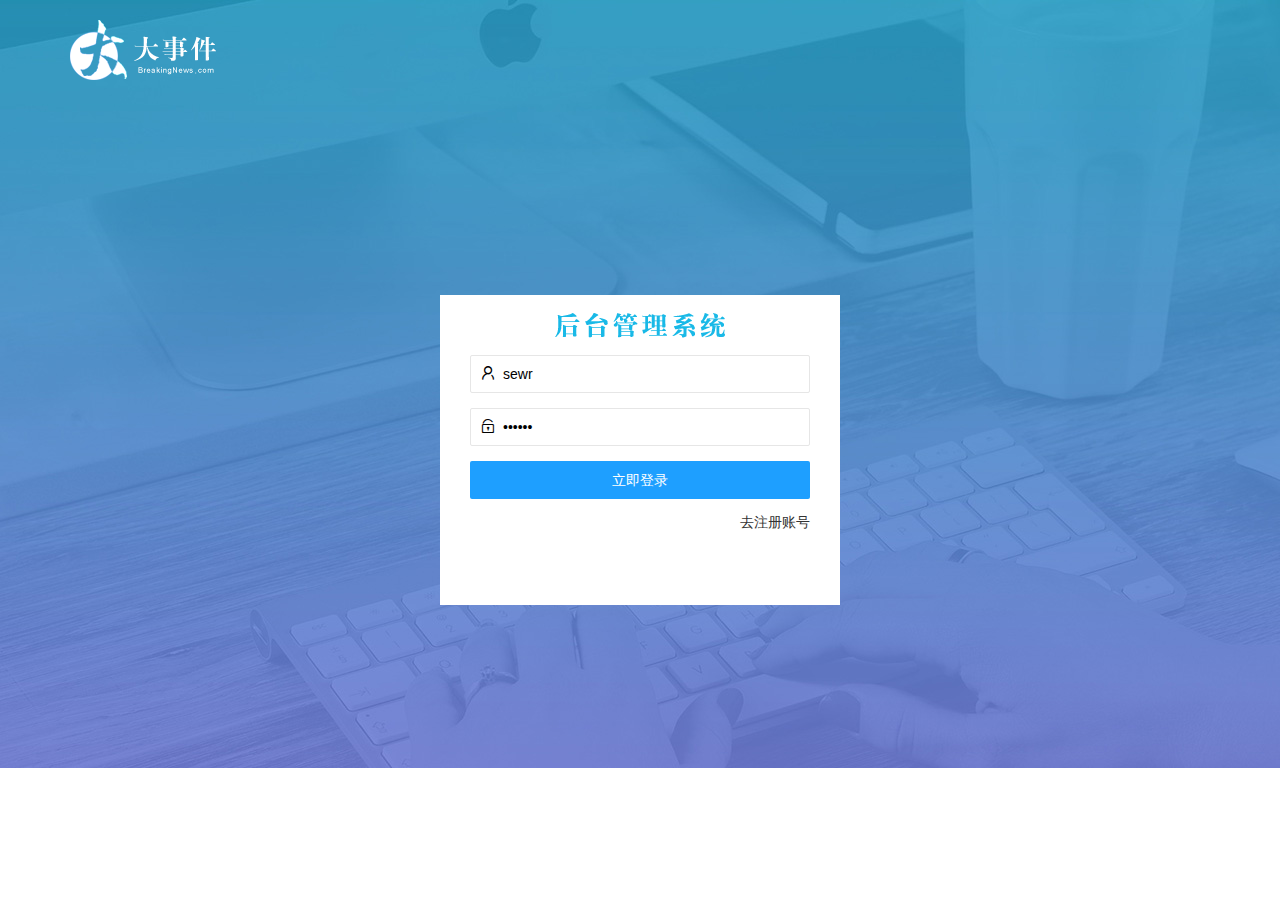
<file: login.html>
<!DOCTYPE html>
<html lang="en">

<head>
    <meta charset="UTF-8">
    <meta name="viewport" content="width=device-width, initial-scale=1.0">
    <title>Document</title>
    <!-- 导入layUI css -->
    <link rel="stylesheet" href="/assets/lib/layui/css/layui.css">
    <!-- 导入自己的css -->
    <link rel="stylesheet" href="/assets/css/login.css">
</head>

<body>
    <!-- logo -->
    <div class="layui-main">
        <img src="/assets/images/logo.png" alt="" id="logo">
    </div>
    <!-- 登录注册模块 -->
    <div class="loginAndRegBox">
        <!-- 登录注册标题 -->
        <div class="titleBox"></div>
        <!-- 登录 -->
        <div class="loginBox">
            <form class="layui-form" action="" id="form_login">
                <!-- 用户名 -->
                <div class="layui-form-item">
                    <i class="layui-icon layui-icon-username"></i>
                    <input value="sewr" type="text" name="username" required lay-verify="required" placeholder="请输入用户名"
                        autocomplete="off" class="layui-input">
                </div>
                <!-- 密码 -->
                <div class="layui-form-item">
                    <i class="layui-icon layui-icon-password"></i>
                    <input value="123123" type="password" name="password" required lay-verify="required|Pwd" placeholder="请输入密码"
                        autocomplete="off" class="layui-input">
                </div>
                <!-- 按钮 -->
                <div class="layui-form-item">
                    <button class="layui-btn layui-btn-fluid layui-btn-normal" lay-submit>立即登录</button>
                </div>
                <div class="layui-form-item links">
                    <a href="javasrcipt:;" id="link_reg">去注册账号</a>
                </div>
            </form>
        </div>
        <!-- 注册 -->
        <div class="regBox" style="display: none;">
            <form class="layui-form" action="" id="form_reg">
                <!-- 用户名 -->
                <div class="layui-form-item">
                    <i class="layui-icon layui-icon-username"></i>
                    <input type="text" name="username" required lay-verify="required" placeholder="请输入用户名"
                        autocomplete="off" class="layui-input">
                </div>
                <!-- 密码 -->
                <div class="layui-form-item">
                    <i class="layui-icon layui-icon-password"></i>
                    <input type="password" name="password" required lay-verify="required|Pwd" placeholder="请输入密码"
                        autocomplete="off" class="layui-input">
                </div>
                <!-- 确认密码 -->
                <div class="layui-form-item">
                    <i class="layui-icon layui-icon-password"></i>
                    <input type="password" name="repassword" required lay-verify="required|Pwd|rePwd" placeholder="请确认密码"
                        autocomplete="off" class="layui-input">
                </div>
                <!-- 按钮 -->
                <div class="layui-form-item">
                    <button class="layui-btn layui-btn-fluid layui-btn-normal" lay-submit>注册</button>
                </div>
                <div class="layui-form-item links">
                    <a href="javasrcipt:;" id="link_login">去登录</a>
                </div>
            </form>
        </div>
    </div>
    <!-- 导入 layUI js -->
    <script src="/assets/lib/layui/layui.all.js"></script>
    <!-- 导入jq -->
    <script src="/assets/lib/jquery.js"></script>
    <!-- 导入自己封装的函数 -->
    <script src="/assets/js/baseAPI.js"></script>
    <!-- 导入自己的js -->
    <script src="/assets/js/login.js"></script>
</body>

</html>
</file>
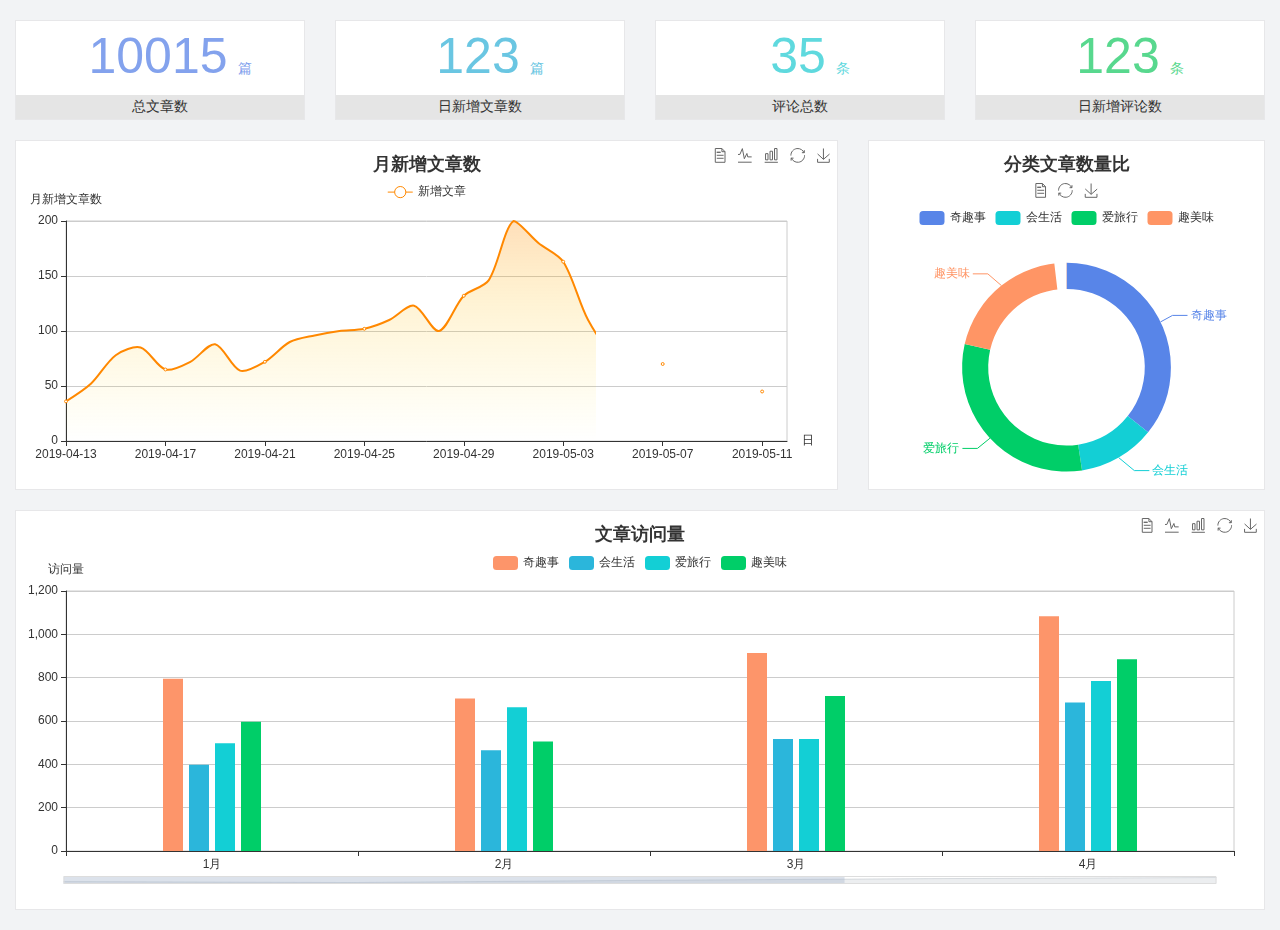
<file: home/dashboard.html>
<!DOCTYPE html>
<html lang="en">

<head>
  <meta charset="UTF-8">
  <meta name="viewport" content="width=device-width, initial-scale=1.0">
  <meta http-equiv="X-UA-Compatible" content="ie=edge">
  <title>图表统计</title>
  <link rel="stylesheet" href="../assets/lib/bootstrap.css" />
  <link rel="stylesheet" href="../assets/lib/main.css" />
  <script src="../assets/lib/jquery.js"></script>
  <script type="text/javascript" src="../assets/lib/echarts.min.js"></script>
</head>

<body>
  <div class="container-fluid">
    <div class="row spannel_list">
      <div class="col-sm-3 col-xs-6">
        <div class="spannel">
          <em>10015</em><span>篇</span>
          <b>总文章数</b>
        </div>
      </div>
      <div class="col-sm-3 col-xs-6">
        <div class="spannel scolor01">
          <em>123</em><span>篇</span>
          <b>日新增文章数</b>
        </div>
      </div>
      <div class="col-sm-3 col-xs-6">
        <div class="spannel scolor02">
          <em>35</em><span>条</span>
          <b>评论总数</b>
        </div>
      </div>
      <div class="col-sm-3 col-xs-6">
        <div class="spannel scolor03">
          <em>123</em><span>条</span>
          <b>日新增评论数</b>
        </div>
      </div>
    </div>
  </div>

  <div class="container-fluid">
    <div class="row curve-pie">
      <div class="col-lg-8 col-md-8">
        <div class="gragh_pannel" id="curve_show"></div>
      </div>
      <div class="col-lg-4 col-md-4">
        <div class="gragh_pannel" id="pie_show"></div>
      </div>
    </div>
  </div>

  <div class="container-fluid">
    <div class="column_pannel" id="column_show"></div>
  </div>

  <script>
    var oChart = echarts.init(document.getElementById('curve_show'));
    var aList_all = [
      { 'count': 36, 'date': '2019-04-13' },
      { 'count': 52, 'date': '2019-04-14' },
      { 'count': 78, 'date': '2019-04-15' },
      { 'count': 85, 'date': '2019-04-16' },
      { 'count': 65, 'date': '2019-04-17' },
      { 'count': 72, 'date': '2019-04-18' },
      { 'count': 88, 'date': '2019-04-19' },
      { 'count': 64, 'date': '2019-04-20' },
      { 'count': 72, 'date': '2019-04-21' },
      { 'count': 90, 'date': '2019-04-22' },
      { 'count': 96, 'date': '2019-04-23' },
      { 'count': 100, 'date': '2019-04-24' },
      { 'count': 102, 'date': '2019-04-25' },
      { 'count': 110, 'date': '2019-04-26' },
      { 'count': 123, 'date': '2019-04-27' },
      { 'count': 100, 'date': '2019-04-28' },
      { 'count': 132, 'date': '2019-04-29' },
      { 'count': 146, 'date': '2019-04-30' },
      { 'count': 200, 'date': '2019-05-01' },
      { 'count': 180, 'date': '2019-05-02' },
      { 'count': 163, 'date': '2019-05-03' },
      { 'count': 110, 'date': '2019-05-04' },
      { 'count': 80, 'date': '2019-05-05' },
      { 'count': 82, 'date': '2019-05-06' },
      { 'count': 70, 'date': '2019-05-07' },
      { 'count': 65, 'date': '2019-05-08' },
      { 'count': 54, 'date': '2019-05-09' },
      { 'count': 40, 'date': '2019-05-10' },
      { 'count': 45, 'date': '2019-05-11' },
      { 'count': 38, 'date': '2019-05-12' },
    ];

    let aCount = [];
    let aDate = [];

    for (var i = 0; i < aList_all.length; i++) {
      aCount.push(aList_all[i].count);
      aDate.push(aList_all[i].date);
    }

    var chartopt = {
      title: {
        text: '月新增文章数',
        left: 'center',
        top: '10'
      },
      tooltip: {
        trigger: 'axis'
      },
      legend: {
        data: ['新增文章'],
        top: '40'
      },
      toolbox: {
        show: true,
        feature: {
          mark: { show: true },
          dataView: { show: true, readOnly: false },
          magicType: { show: true, type: ['line', 'bar'] },
          restore: { show: true },
          saveAsImage: { show: true }
        }
      },
      calculable: true,
      xAxis: [
        {
          name: '日',
          type: 'category',
          boundaryGap: false,
          data: aDate
        }
      ],
      yAxis: [
        {
          name: '月新增文章数',
          type: 'value'
        }
      ],
      series: [
        {
          name: '新增文章',
          type: 'line',
          smooth: true,
          itemStyle: { normal: { areaStyle: { type: 'default' }, color: '#f80' }, lineStyle: { color: '#f80' } },
          data: aCount
        }],
      areaStyle: {
        normal: {
          color: new echarts.graphic.LinearGradient(0, 0, 0, 1, [{
            offset: 0,
            color: 'rgba(255,136,0,0.39)'
          }, {
            offset: .34,
            color: 'rgba(255,180,0,0.25)'
          }, {
            offset: 1,
            color: 'rgba(255,222,0,0.00)'
          }])

        }
      },
      grid: {
        show: true,
        x: 50,
        x2: 50,
        y: 80,
        height: 220
      }
    };

    oChart.setOption(chartopt);


    var oPie = echarts.init(document.getElementById('pie_show'));
    var oPieopt =
    {
      title: {
        top: 10,
        text: '分类文章数量比',
        x: 'center'
      },
      tooltip: {
        trigger: 'item',
        formatter: "{a} <br/>{b} : {c} ({d}%)"
      },
      color: ['#5885e8', '#13cfd5', '#00ce68', '#ff9565'],
      legend: {
        x: 'center',
        top: 65,
        data: ['奇趣事', '会生活', '爱旅行', '趣美味']
      },
      toolbox: {
        show: true,
        x: 'center',
        top: 35,
        feature: {
          mark: { show: true },
          dataView: { show: true, readOnly: false },
          magicType: {
            show: true,
            type: ['pie', 'funnel'],
            option: {
              funnel: {
                x: '25%',
                width: '50%',
                funnelAlign: 'left',
                max: 1548
              }
            }
          },
          restore: { show: true },
          saveAsImage: { show: true }
        }
      },
      calculable: true,
      series: [
        {
          name: '访问来源',
          type: 'pie',
          radius: ['45%', '60%'],
          center: ['50%', '65%'],
          data: [
            { value: 300, name: '奇趣事' },
            { value: 100, name: '会生活' },
            { value: 260, name: '爱旅行' },
            { value: 180, name: '趣美味' }
          ]
        }
      ]
    };
    oPie.setOption(oPieopt);



    var oColumn = this.echarts.init(document.getElementById('column_show'));
    var oColumnopt =
    {
      title: {
        text: '文章访问量',
        left: 'center',
        top: '10'
      },
      tooltip: {
        trigger: 'axis'
      },
      legend: {
        data: ['奇趣事', '会生活', '爱旅行', '趣美味'],
        top: '40'
      },
      toolbox: {
        show: true,
        feature: {
          mark: { show: true },
          dataView: { show: true, readOnly: false },
          magicType: { show: true, type: ['line', 'bar'] },
          restore: { show: true },
          saveAsImage: { show: true }
        }
      },
      calculable: true,
      xAxis: [
        {
          type: 'category',
          data: ['1月', '2月', '3月', '4月', '5月']
        }
      ],
      yAxis: [
        {
          name: '访问量',
          type: 'value'
        }
      ],
      series: [
        {
          name: '奇趣事',
          type: 'bar',
          barWidth: 20,
          itemStyle: {
            normal: { areaStyle: { type: 'default' }, color: '#fd956a' }
          },
          data: [800, 708, 920, 1090, 1200]
        },
        {
          name: '会生活',
          type: 'bar',
          barWidth: 20,
          itemStyle: {
            normal: { areaStyle: { type: 'default' }, color: '#2bb6db' }
          },
          data: [400, 468, 520, 690, 800]
        },
        {
          name: '爱旅行',
          type: 'bar',
          barWidth: 20,
          itemStyle: {
            normal: { areaStyle: { type: 'default' }, color: '#13cfd5' }
          },
          data: [500, 668, 520, 790, 900]
        },
        {
          name: '趣美味',
          type: 'bar',
          barWidth: 20,
          itemStyle: {
            normal: { areaStyle: { type: 'default' }, color: '#00ce68' }
          },
          data: [600, 508, 720, 890, 1000]
        }
      ],
      grid: {
        show: true,
        x: 50,
        x2: 30,
        y: 80,
        height: 260
      },
      dataZoom: [//给x轴设置滚动条
        {
          start: 0,//默认为0
          end: 100 - 1000 / 31,//默认为100
          type: 'slider',
          show: true,
          xAxisIndex: [0],
          handleSize: 0,//滑动条的 左右2个滑动条的大小
          height: 8,//组件高度
          left: 45, //左边的距离
          right: 50,//右边的距离
          bottom: 26,//右边的距离
          handleColor: '#ddd',//h滑动图标的颜色
          handleStyle: {
            borderColor: "#cacaca",
            borderWidth: "1",
            shadowBlur: 2,
            background: "#ddd",
            shadowColor: "#ddd",
          }
        }]
    };
    oColumn.setOption(oColumnopt);
  </script>
</body>

</html>
</file>
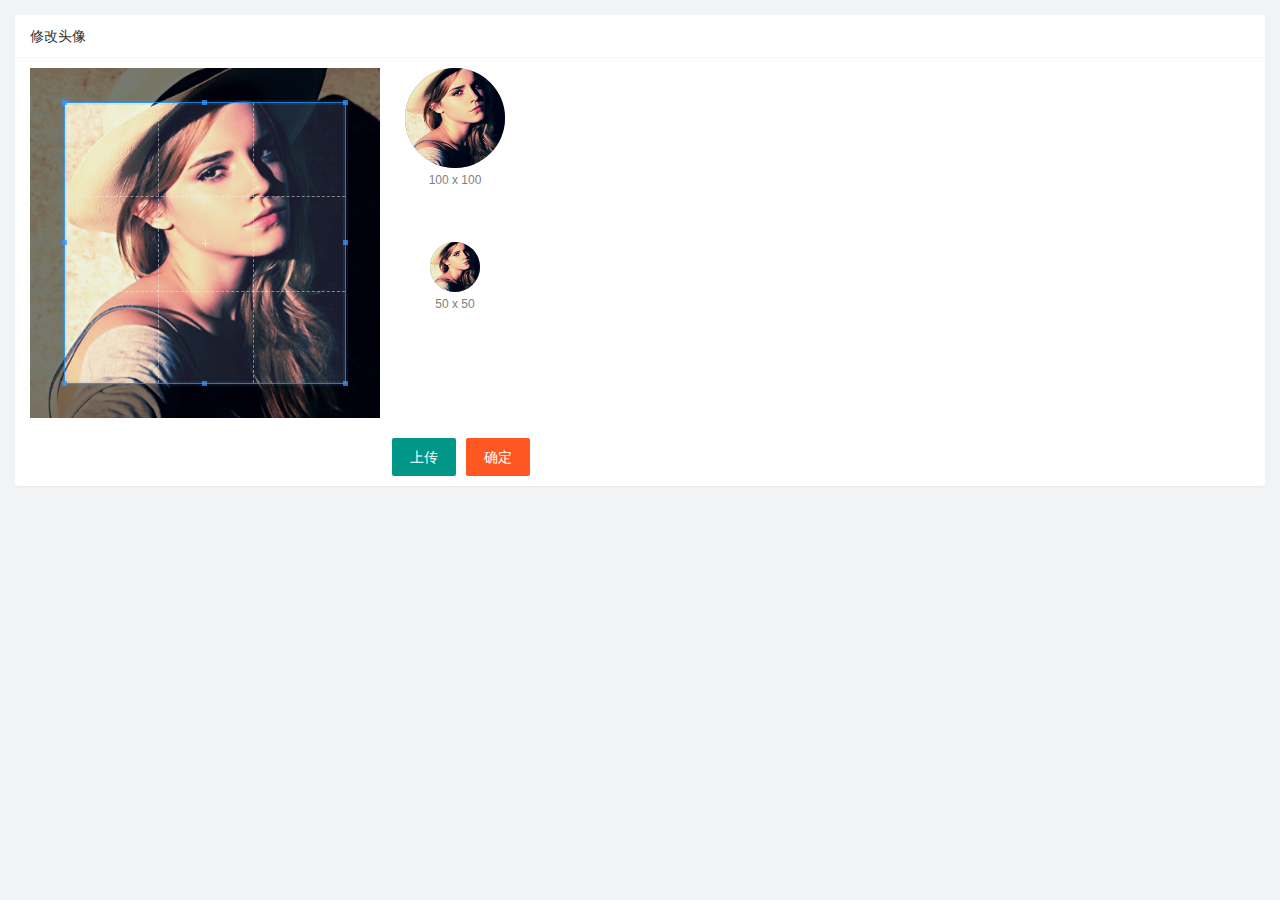
<file: user/user_avatar.html>
<!DOCTYPE html>
<html lang="en">

<head>
    <meta charset="UTF-8">
    <meta name="viewport" content="width=device-width, initial-scale=1.0">
    <title>Document</title>
    <!-- 导入裁剪头像 -->
    <link rel="stylesheet" href="/assets/lib/cropper/cropper.css" />
    <!-- 导入layUI css -->
    <link rel="stylesheet" href="/assets/lib/layui/css/layui.css">
    <!-- 导入自己的css -->
    <link rel="stylesheet" href="/assets/css/user/user_avatar.css">
</head>

<body>
    <!-- 卡片面板 -->
    <div class="layui-card">
        <div class="layui-card-header">修改头像</div>
        <div class="layui-card-body">
            <!-- 第一行的图片裁剪和预览区域 -->
            <div class="row1">
                <!-- 图片裁剪区域 -->
                <div class="cropper-box">
                    <!-- 这个 img 标签很重要，将来会把它初始化为裁剪区域 -->
                    <img id="image" src="/assets/images/sample.jpg" />
                </div>
                <!-- 图片的预览区域 -->
                <div class="preview-box">
                    <div>
                        <!-- 宽高为 100px 的预览区域 -->
                        <div class="img-preview w100"></div>
                        <p class="size">100 x 100</p>
                    </div>
                    <div>
                        <!-- 宽高为 50px 的预览区域 -->
                        <div class="img-preview w50"></div>
                        <p class="size">50 x 50</p>
                    </div>
                </div>
            </div>

            <!-- 第二行的按钮区域 -->
            <div class="row2">
                <input type="file" id="file" accept="image/png,image/jpg">
                <button type="button" class="layui-btn" id="btnfile">上传</button>
                <button id="btnUpload" type="button" class="layui-btn layui-btn-danger">确定</button>
            </div>
        </div>
    </div>
    <!-- 导入 layUI js -->
    <script src="/assets/lib/layui/layui.all.js"></script>
    <!-- 导入jq -->
    <script src="/assets/lib/jquery.js"></script>
    <!-- 导入裁剪头像js -->
    <script src="/assets/lib/cropper/Cropper.js"></script>
    <!--  -->
    <script src="/assets/lib/cropper/jquery-cropper.js"></script>
    <!-- 导入自己封装的函数 -->
    <script src="/assets/js/baseAPI.js"></script>
    <!-- 导入自己的js -->
    <script src="/assets/js/user/user_avatar.js"></script>
</body>

</html>
</file>
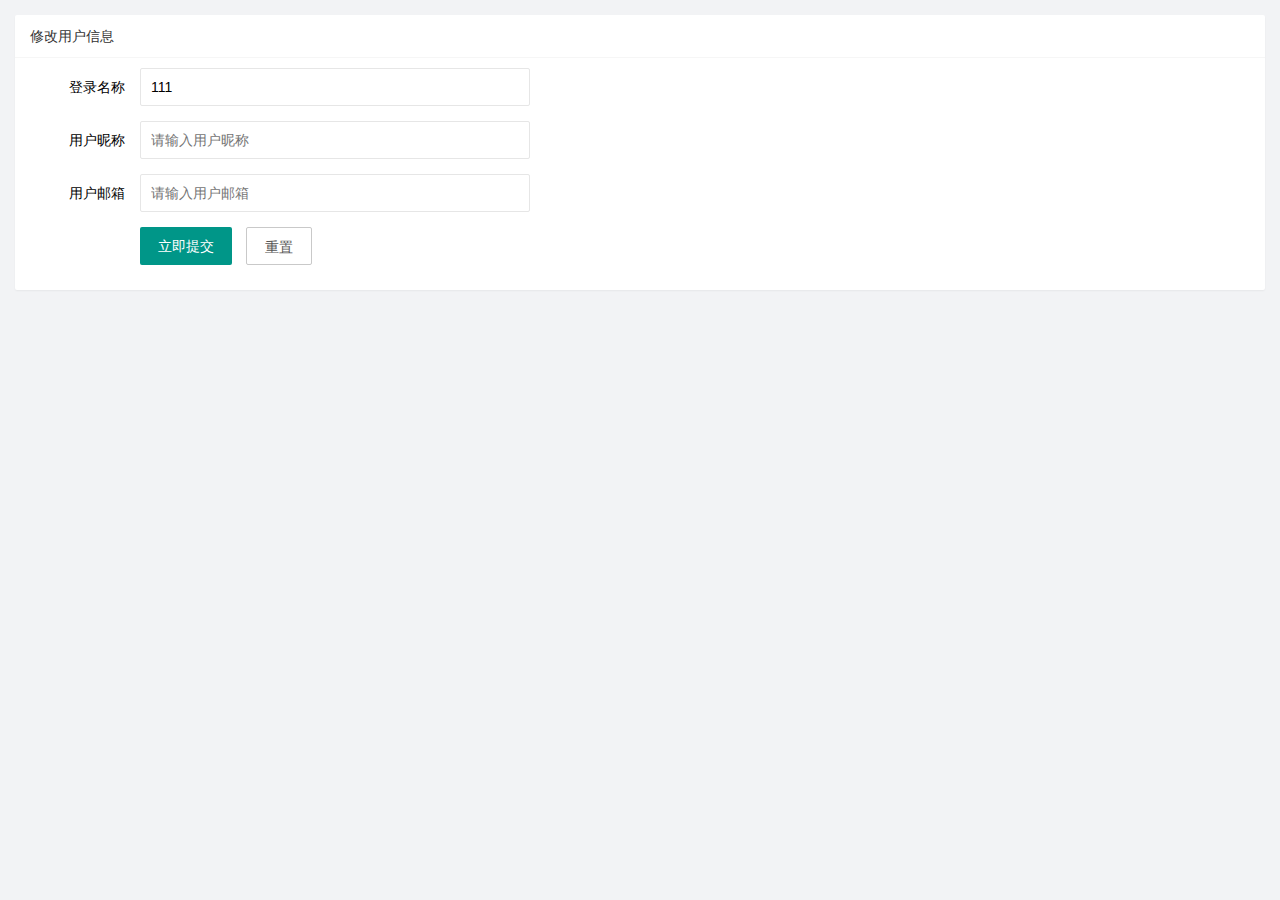
<file: user/user_info.html>
<!DOCTYPE html>
<html lang="en">

<head>
    <meta charset="UTF-8">
    <meta name="viewport" content="width=device-width, initial-scale=1.0">
    <title>Document</title>
    <!-- 导入layUI css -->
    <link rel="stylesheet" href="/assets/lib/layui/css/layui.css">
    <!-- 导入自己的css -->
    <link rel="stylesheet" href="/assets/css/user/user_info.css">
</head>

<body>
    <!-- 卡片面板 -->
    <div class="layui-card">
        <div class="layui-card-header">修改用户信息</div>
        <div class="layui-card-body">
            <form class="layui-form" action="" lay-filter="formUserInfo">
                <!-- 添加隐藏域 -->
                <input type="hidden" name="id">
                <!-- 登录名称 -->
                <div class="layui-form-item">
                    <label class="layui-form-label">登录名称</label>
                    <div class="layui-input-block">
                        <input value="111" type="text" name="username" required lay-verify="required" placeholder="请输入登录名称"
                            autocomplete="off" class="layui-input" readonly>
                    </div>
                </div>
                <!-- 用户昵称 -->
                <div class="layui-form-item">
                    <label class="layui-form-label">用户昵称</label>
                    <div class="layui-input-block">
                        <input type="text" name="nickname" required lay-verify="required|nickname" placeholder="请输入用户昵称"
                            autocomplete="off" class="layui-input">
                    </div>
                </div>
                <!-- 用户邮箱 -->
                <div class="layui-form-item">
                    <label class="layui-form-label">用户邮箱</label>
                    <div class="layui-input-block">
                        <input type="text" name="email" required lay-verify="required|email" placeholder="请输入用户邮箱"
                            autocomplete="off" class="layui-input">
                    </div>
                </div>
                <div class="layui-form-item">
                    <div class="layui-input-block">
                        <button class="layui-btn" lay-submit lay-filter="formDemo">立即提交</button>
                        <button id="btnReset" type="reset" class="layui-btn layui-btn-primary">重置</button>
                    </div>
                </div>
            </form>
        </div>
    </div>
    <!-- 导入 layUI js -->
    <script src="/assets/lib/layui/layui.all.js"></script>
    <!-- 导入jq -->
    <script src="/assets/lib/jquery.js"></script>
    <!-- 导入自己封装的函数 -->
    <script src="/assets/js/baseAPI.js"></script>
    <!-- 导入自己的js -->
    <script src="/assets/js/user/user_info.js"></script>
</body>

</html>
</file>
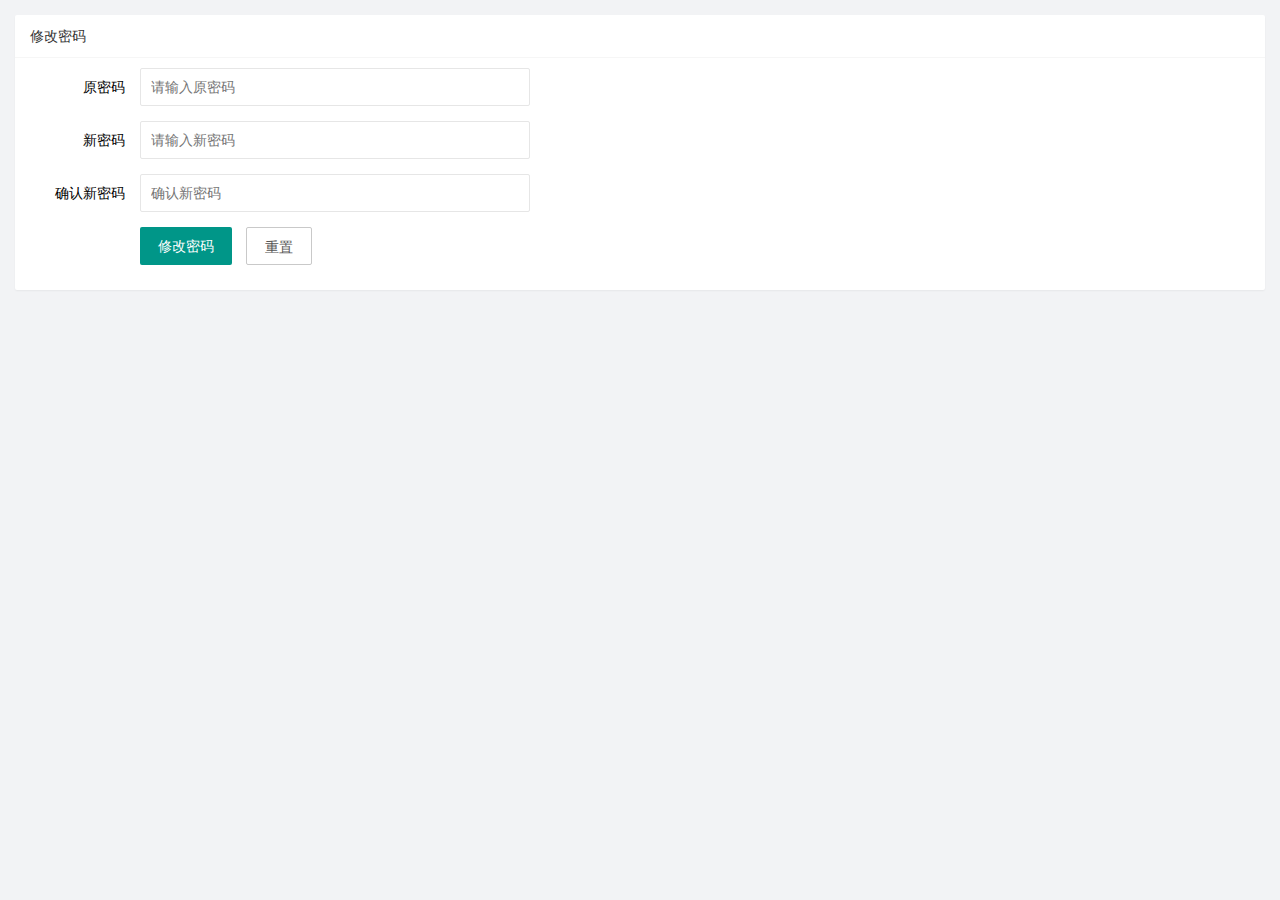
<file: user/user_pwd.html>
<!DOCTYPE html>
<html lang="en">

<head>
    <meta charset="UTF-8">
    <meta name="viewport" content="width=device-width, initial-scale=1.0">
    <title>Document</title>
    <!-- 导入layUI css -->
    <link rel="stylesheet" href="/assets/lib/layui/css/layui.css">
    <!-- 导入自己的css -->
    <link rel="stylesheet" href="/assets/css/user/user_pwd.css">
</head>

<body>
    <div class="layui-card">
        <div class="layui-card-header">修改密码</div>
        <div class="layui-card-body">
            <form class="layui-form" action="">
                <div class="layui-form-item">
                    <label class="layui-form-label">原密码</label>
                    <div class="layui-input-block">
                        <input type="password" name="oldPwd" required lay-verify="required|Pwd" placeholder="请输入原密码"
                            autocomplete="off" class="layui-input">
                    </div>
                </div>
                <div class="layui-form-item">
                    <label class="layui-form-label">新密码</label>
                    <div class="layui-input-block">
                        <input type="password" name="newPwd" required lay-verify="required|Pwd|samePwd" placeholder="请输入新密码"
                            autocomplete="off" class="layui-input">
                    </div>
                </div>
                <div class="layui-form-item">
                    <label class="layui-form-label">确认新密码</label>
                    <div class="layui-input-block">
                        <input type="password" name="rePwd" required lay-verify="required|Pwd|rePwd" placeholder="确认新密码"
                            autocomplete="off" class="layui-input">
                    </div>
                </div>
                <div class="layui-form-item">
                    <div class="layui-input-block">
                        <button class="layui-btn" lay-submit lay-filter="formDemo">修改密码</button>
                        <button type="reset" class="layui-btn layui-btn-primary">重置</button>
                    </div>
                </div>
            </form>
        </div>
    </div>
    <!-- 导入 layUI js -->
    <script src="/assets/lib/layui/layui.all.js"></script>
    <!-- 导入jq -->
    <script src="/assets/lib/jquery.js"></script>
    <!-- 导入自己封装的函数 -->
    <script src="/assets/js/baseAPI.js"></script>
    <!-- 导入自己的js -->
    <script src="/assets/js/user/user_pwd.js"></script>
</body>

</html>
</file>
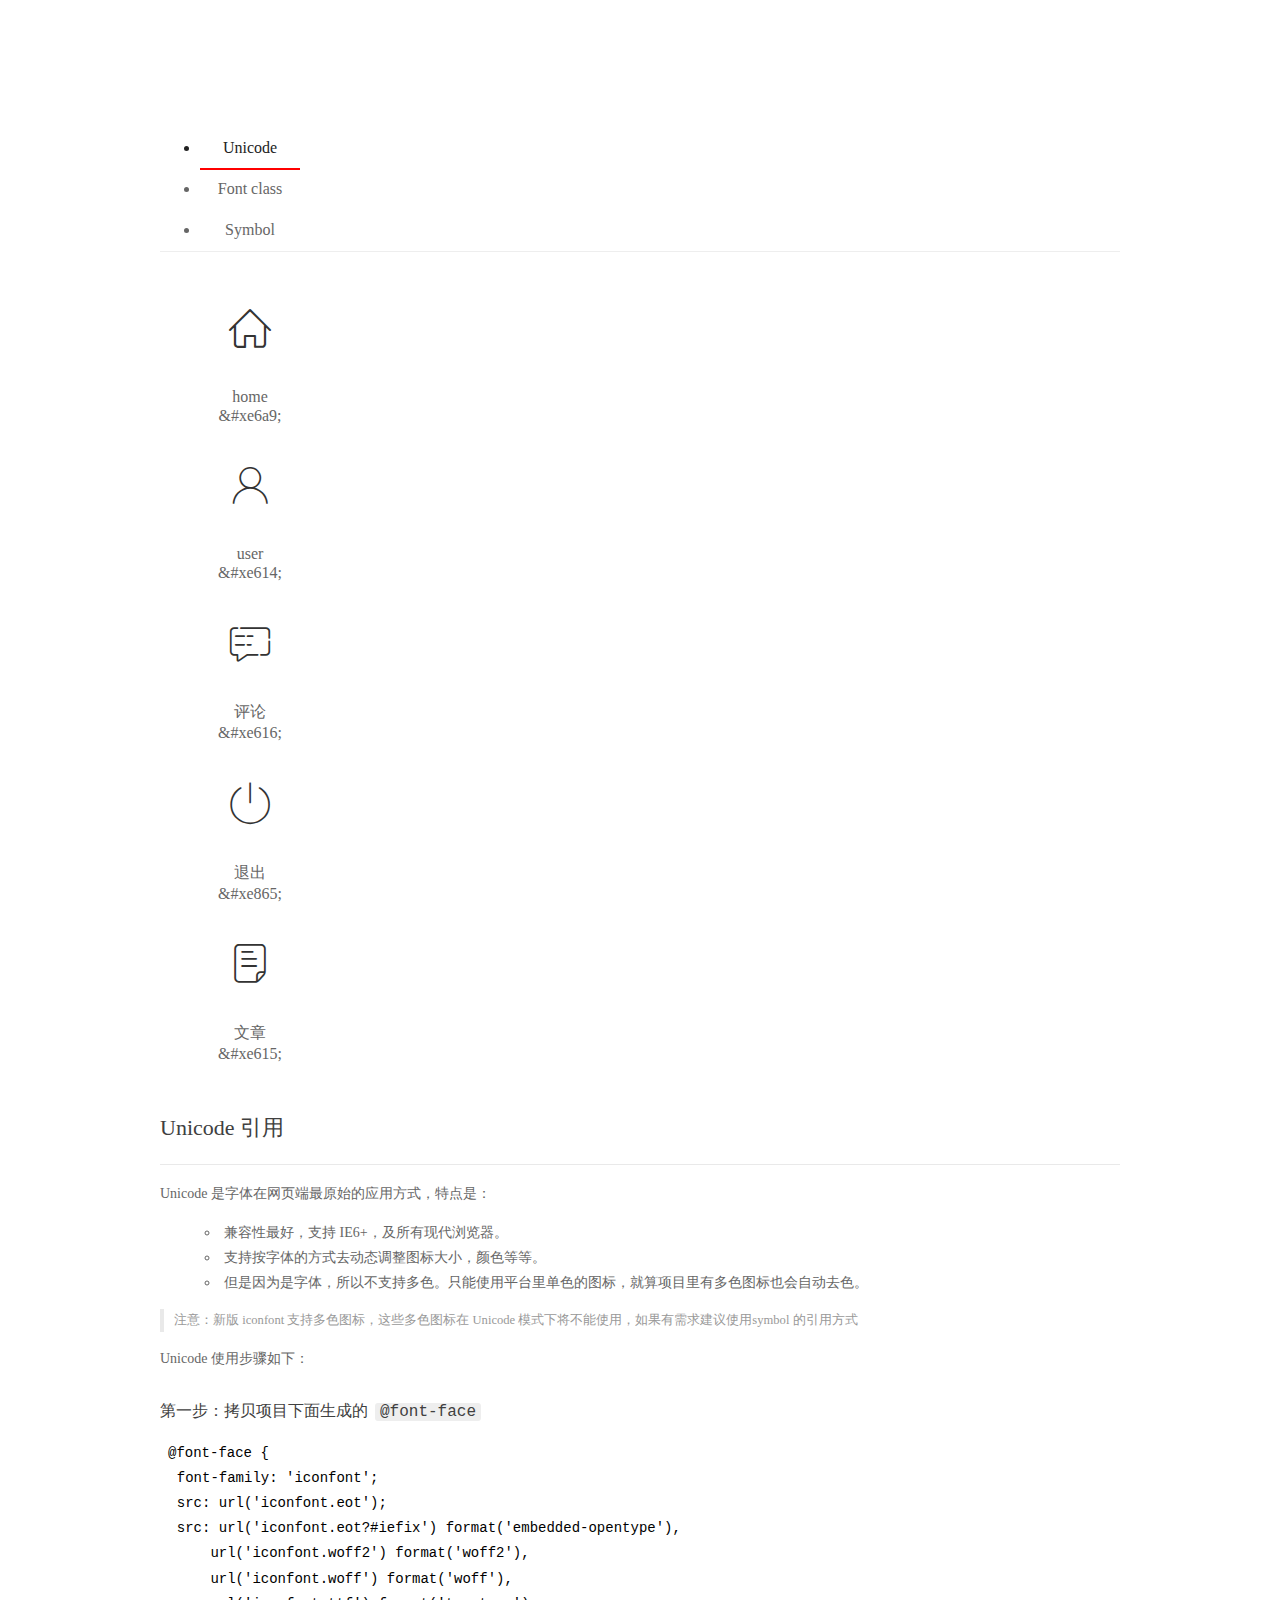
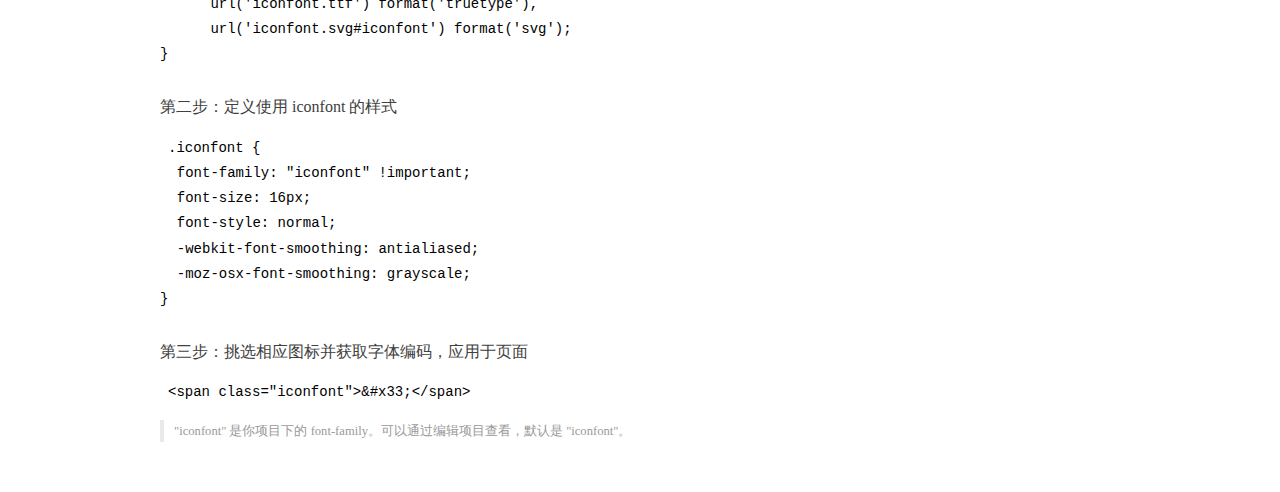
<file: assets/fonts/demo_index.html>
<!DOCTYPE html>
<html>
<head>
  <meta charset="utf-8"/>
  <title>IconFont Demo</title>
  <link rel="shortcut icon" href="https://gtms04.alicdn.com/tps/i4/TB1_oz6GVXXXXaFXpXXJDFnIXXX-64-64.ico" type="image/x-icon"/>
  <link rel="stylesheet" href="https://g.alicdn.com/thx/cube/1.3.2/cube.min.css">
  <link rel="stylesheet" href="demo.css">
  <link rel="stylesheet" href="iconfont.css">
  <script src="iconfont.js"></script>
  <!-- jQuery -->
  <script src="https://a1.alicdn.com/oss/uploads/2018/12/26/7bfddb60-08e8-11e9-9b04-53e73bb6408b.js"></script>
  <!-- 代码高亮 -->
  <script src="https://a1.alicdn.com/oss/uploads/2018/12/26/a3f714d0-08e6-11e9-8a15-ebf944d7534c.js"></script>
</head>
<body>
  <div class="main">
    <h1 class="logo"><a href="https://www.iconfont.cn/" title="iconfont 首页" target="_blank">&#xe86b;</a></h1>
    <div class="nav-tabs">
      <ul id="tabs" class="dib-box">
        <li class="dib active"><span>Unicode</span></li>
        <li class="dib"><span>Font class</span></li>
        <li class="dib"><span>Symbol</span></li>
      </ul>
      
    </div>
    <div class="tab-container">
      <div class="content unicode" style="display: block;">
          <ul class="icon_lists dib-box">
          
            <li class="dib">
              <span class="icon iconfont">&#xe6a9;</span>
                <div class="name">home</div>
                <div class="code-name">&amp;#xe6a9;</div>
              </li>
          
            <li class="dib">
              <span class="icon iconfont">&#xe614;</span>
                <div class="name">user</div>
                <div class="code-name">&amp;#xe614;</div>
              </li>
          
            <li class="dib">
              <span class="icon iconfont">&#xe616;</span>
                <div class="name">评论</div>
                <div class="code-name">&amp;#xe616;</div>
              </li>
          
            <li class="dib">
              <span class="icon iconfont">&#xe865;</span>
                <div class="name">退出</div>
                <div class="code-name">&amp;#xe865;</div>
              </li>
          
            <li class="dib">
              <span class="icon iconfont">&#xe615;</span>
                <div class="name">文章</div>
                <div class="code-name">&amp;#xe615;</div>
              </li>
          
          </ul>
          <div class="article markdown">
          <h2 id="unicode-">Unicode 引用</h2>
          <hr>

          <p>Unicode 是字体在网页端最原始的应用方式，特点是：</p>
          <ul>
            <li>兼容性最好，支持 IE6+，及所有现代浏览器。</li>
            <li>支持按字体的方式去动态调整图标大小，颜色等等。</li>
            <li>但是因为是字体，所以不支持多色。只能使用平台里单色的图标，就算项目里有多色图标也会自动去色。</li>
          </ul>
          <blockquote>
            <p>注意：新版 iconfont 支持多色图标，这些多色图标在 Unicode 模式下将不能使用，如果有需求建议使用symbol 的引用方式</p>
          </blockquote>
          <p>Unicode 使用步骤如下：</p>
          <h3 id="-font-face">第一步：拷贝项目下面生成的 <code>@font-face</code></h3>
<pre><code class="language-css"
>@font-face {
  font-family: 'iconfont';
  src: url('iconfont.eot');
  src: url('iconfont.eot?#iefix') format('embedded-opentype'),
      url('iconfont.woff2') format('woff2'),
      url('iconfont.woff') format('woff'),
      url('iconfont.ttf') format('truetype'),
      url('iconfont.svg#iconfont') format('svg');
}
</code></pre>
          <h3 id="-iconfont-">第二步：定义使用 iconfont 的样式</h3>
<pre><code class="language-css"
>.iconfont {
  font-family: "iconfont" !important;
  font-size: 16px;
  font-style: normal;
  -webkit-font-smoothing: antialiased;
  -moz-osx-font-smoothing: grayscale;
}
</code></pre>
          <h3 id="-">第三步：挑选相应图标并获取字体编码，应用于页面</h3>
<pre>
<code class="language-html"
>&lt;span class="iconfont"&gt;&amp;#x33;&lt;/span&gt;
</code></pre>
          <blockquote>
            <p>"iconfont" 是你项目下的 font-family。可以通过编辑项目查看，默认是 "iconfont"。</p>
          </blockquote>
          </div>
      </div>
      <div class="content font-class">
        <ul class="icon_lists dib-box">
          
          <li class="dib">
            <span class="icon iconfont icon-home"></span>
            <div class="name">
              home
            </div>
            <div class="code-name">.icon-home
            </div>
          </li>
          
          <li class="dib">
            <span class="icon iconfont icon-user"></span>
            <div class="name">
              user
            </div>
            <div class="code-name">.icon-user
            </div>
          </li>
          
          <li class="dib">
            <span class="icon iconfont icon-pinglun"></span>
            <div class="name">
              评论
            </div>
            <div class="code-name">.icon-pinglun
            </div>
          </li>
          
          <li class="dib">
            <span class="icon iconfont icon-tuichu"></span>
            <div class="name">
              退出
            </div>
            <div class="code-name">.icon-tuichu
            </div>
          </li>
          
          <li class="dib">
            <span class="icon iconfont icon-16"></span>
            <div class="name">
              文章
            </div>
            <div class="code-name">.icon-16
            </div>
          </li>
          
        </ul>
        <div class="article markdown">
        <h2 id="font-class-">font-class 引用</h2>
        <hr>

        <p>font-class 是 Unicode 使用方式的一种变种，主要是解决 Unicode 书写不直观，语意不明确的问题。</p>
        <p>与 Unicode 使用方式相比，具有如下特点：</p>
        <ul>
          <li>兼容性良好，支持 IE8+，及所有现代浏览器。</li>
          <li>相比于 Unicode 语意明确，书写更直观。可以很容易分辨这个 icon 是什么。</li>
          <li>因为使用 class 来定义图标，所以当要替换图标时，只需要修改 class 里面的 Unicode 引用。</li>
          <li>不过因为本质上还是使用的字体，所以多色图标还是不支持的。</li>
        </ul>
        <p>使用步骤如下：</p>
        <h3 id="-fontclass-">第一步：引入项目下面生成的 fontclass 代码：</h3>
<pre><code class="language-html">&lt;link rel="stylesheet" href="./iconfont.css"&gt;
</code></pre>
        <h3 id="-">第二步：挑选相应图标并获取类名，应用于页面：</h3>
<pre><code class="language-html">&lt;span class="iconfont icon-xxx"&gt;&lt;/span&gt;
</code></pre>
        <blockquote>
          <p>"
            iconfont" 是你项目下的 font-family。可以通过编辑项目查看，默认是 "iconfont"。</p>
        </blockquote>
      </div>
      </div>
      <div class="content symbol">
          <ul class="icon_lists dib-box">
          
            <li class="dib">
                <svg class="icon svg-icon" aria-hidden="true">
                  <use xlink:href="#icon-home"></use>
                </svg>
                <div class="name">home</div>
                <div class="code-name">#icon-home</div>
            </li>
          
            <li class="dib">
                <svg class="icon svg-icon" aria-hidden="true">
                  <use xlink:href="#icon-user"></use>
                </svg>
                <div class="name">user</div>
                <div class="code-name">#icon-user</div>
            </li>
          
            <li class="dib">
                <svg class="icon svg-icon" aria-hidden="true">
                  <use xlink:href="#icon-pinglun"></use>
                </svg>
                <div class="name">评论</div>
                <div class="code-name">#icon-pinglun</div>
            </li>
          
            <li class="dib">
                <svg class="icon svg-icon" aria-hidden="true">
                  <use xlink:href="#icon-tuichu"></use>
                </svg>
                <div class="name">退出</div>
                <div class="code-name">#icon-tuichu</div>
            </li>
          
            <li class="dib">
                <svg class="icon svg-icon" aria-hidden="true">
                  <use xlink:href="#icon-16"></use>
                </svg>
                <div class="name">文章</div>
                <div class="code-name">#icon-16</div>
            </li>
          
          </ul>
          <div class="article markdown">
          <h2 id="symbol-">Symbol 引用</h2>
          <hr>

          <p>这是一种全新的使用方式，应该说这才是未来的主流，也是平台目前推荐的用法。相关介绍可以参考这篇<a href="">文章</a>
            这种用法其实是做了一个 SVG 的集合，与另外两种相比具有如下特点：</p>
          <ul>
            <li>支持多色图标了，不再受单色限制。</li>
            <li>通过一些技巧，支持像字体那样，通过 <code>font-size</code>, <code>color</code> 来调整样式。</li>
            <li>兼容性较差，支持 IE9+，及现代浏览器。</li>
            <li>浏览器渲染 SVG 的性能一般，还不如 png。</li>
          </ul>
          <p>使用步骤如下：</p>
          <h3 id="-symbol-">第一步：引入项目下面生成的 symbol 代码：</h3>
<pre><code class="language-html">&lt;script src="./iconfont.js"&gt;&lt;/script&gt;
</code></pre>
          <h3 id="-css-">第二步：加入通用 CSS 代码（引入一次就行）：</h3>
<pre><code class="language-html">&lt;style&gt;
.icon {
  width: 1em;
  height: 1em;
  vertical-align: -0.15em;
  fill: currentColor;
  overflow: hidden;
}
&lt;/style&gt;
</code></pre>
          <h3 id="-">第三步：挑选相应图标并获取类名，应用于页面：</h3>
<pre><code class="language-html">&lt;svg class="icon" aria-hidden="true"&gt;
  &lt;use xlink:href="#icon-xxx"&gt;&lt;/use&gt;
&lt;/svg&gt;
</code></pre>
          </div>
      </div>

    </div>
  </div>
  <script>
  $(document).ready(function () {
      $('.tab-container .content:first').show()

      $('#tabs li').click(function (e) {
        var tabContent = $('.tab-container .content')
        var index = $(this).index()

        if ($(this).hasClass('active')) {
          return
        } else {
          $('#tabs li').removeClass('active')
          $(this).addClass('active')

          tabContent.hide().eq(index).fadeIn()
        }
      })
    })
  </script>
</body>
</html>
</file>
<file: assets/lib/layui/css/layui.css>
/** layui-v2.5.5 MIT License By https://www.layui.com */
 .layui-inline,img{display:inline-block;vertical-align:middle}h1,h2,h3,h4,h5,h6{font-weight:400}.layui-edge,.layui-header,.layui-inline,.layui-main{position:relative}.layui-body,.layui-edge,.layui-elip{overflow:hidden}.layui-btn,.layui-edge,.layui-inline,img{vertical-align:middle}.layui-btn,.layui-disabled,.layui-icon,.layui-unselect{-moz-user-select:none;-webkit-user-select:none;-ms-user-select:none}.layui-elip,.layui-form-checkbox span,.layui-form-pane .layui-form-label{text-overflow:ellipsis;white-space:nowrap}.layui-breadcrumb,.layui-tree-btnGroup{visibility:hidden}blockquote,body,button,dd,div,dl,dt,form,h1,h2,h3,h4,h5,h6,input,li,ol,p,pre,td,textarea,th,ul{margin:0;padding:0;-webkit-tap-highlight-color:rgba(0,0,0,0)}a:active,a:hover{outline:0}img{border:none}li{list-style:none}table{border-collapse:collapse;border-spacing:0}h4,h5,h6{font-size:100%}button,input,optgroup,option,select,textarea{font-family:inherit;font-size:inherit;font-style:inherit;font-weight:inherit;outline:0}pre{white-space:pre-wrap;white-space:-moz-pre-wrap;white-space:-pre-wrap;white-space:-o-pre-wrap;word-wrap:break-word}body{line-height:24px;font:14px Helvetica Neue,Helvetica,PingFang SC,Tahoma,Arial,sans-serif}hr{height:1px;margin:10px 0;border:0;clear:both}a{color:#333;text-decoration:none}a:hover{color:#777}a cite{font-style:normal;*cursor:pointer}.layui-border-box,.layui-border-box *{box-sizing:border-box}.layui-box,.layui-box *{box-sizing:content-box}.layui-clear{clear:both;*zoom:1}.layui-clear:after{content:'\20';clear:both;*zoom:1;display:block;height:0}.layui-inline{*display:inline;*zoom:1}.layui-edge{display:inline-block;width:0;height:0;border-width:6px;border-style:dashed;border-color:transparent}.layui-edge-top{top:-4px;border-bottom-color:#999;border-bottom-style:solid}.layui-edge-right{border-left-color:#999;border-left-style:solid}.layui-edge-bottom{top:2px;border-top-color:#999;border-top-style:solid}.layui-edge-left{border-right-color:#999;border-right-style:solid}.layui-disabled,.layui-disabled:hover{color:#d2d2d2!important;cursor:not-allowed!important}.layui-circle{border-radius:100%}.layui-show{display:block!important}.layui-hide{display:none!important}@font-face{font-family:layui-icon;src:url(../font/iconfont.eot?v=250);src:url(../font/iconfont.eot?v=250#iefix) format('embedded-opentype'),url(../font/iconfont.woff2?v=250) format('woff2'),url(../font/iconfont.woff?v=250) format('woff'),url(../font/iconfont.ttf?v=250) format('truetype'),url(../font/iconfont.svg?v=250#layui-icon) format('svg')}.layui-icon{font-family:layui-icon!important;font-size:16px;font-style:normal;-webkit-font-smoothing:antialiased;-moz-osx-font-smoothing:grayscale}.layui-icon-reply-fill:before{content:"\e611"}.layui-icon-set-fill:before{content:"\e614"}.layui-icon-menu-fill:before{content:"\e60f"}.layui-icon-search:before{content:"\e615"}.layui-icon-share:before{content:"\e641"}.layui-icon-set-sm:before{content:"\e620"}.layui-icon-engine:before{content:"\e628"}.layui-icon-close:before{content:"\1006"}.layui-icon-close-fill:before{content:"\1007"}.layui-icon-chart-screen:before{content:"\e629"}.layui-icon-star:before{content:"\e600"}.layui-icon-circle-dot:before{content:"\e617"}.layui-icon-chat:before{content:"\e606"}.layui-icon-release:before{content:"\e609"}.layui-icon-list:before{content:"\e60a"}.layui-icon-chart:before{content:"\e62c"}.layui-icon-ok-circle:before{content:"\1005"}.layui-icon-layim-theme:before{content:"\e61b"}.layui-icon-table:before{content:"\e62d"}.layui-icon-right:before{content:"\e602"}.layui-icon-left:before{content:"\e603"}.layui-icon-cart-simple:before{content:"\e698"}.layui-icon-face-cry:before{content:"\e69c"}.layui-icon-face-smile:before{content:"\e6af"}.layui-icon-survey:before{content:"\e6b2"}.layui-icon-tree:before{content:"\e62e"}.layui-icon-upload-circle:before{content:"\e62f"}.layui-icon-add-circle:before{content:"\e61f"}.layui-icon-download-circle:before{content:"\e601"}.layui-icon-templeate-1:before{content:"\e630"}.layui-icon-util:before{content:"\e631"}.layui-icon-face-surprised:before{content:"\e664"}.layui-icon-edit:before{content:"\e642"}.layui-icon-speaker:before{content:"\e645"}.layui-icon-down:before{content:"\e61a"}.layui-icon-file:before{content:"\e621"}.layui-icon-layouts:before{content:"\e632"}.layui-icon-rate-half:before{content:"\e6c9"}.layui-icon-add-circle-fine:before{content:"\e608"}.layui-icon-prev-circle:before{content:"\e633"}.layui-icon-read:before{content:"\e705"}.layui-icon-404:before{content:"\e61c"}.layui-icon-carousel:before{content:"\e634"}.layui-icon-help:before{content:"\e607"}.layui-icon-code-circle:before{content:"\e635"}.layui-icon-water:before{content:"\e636"}.layui-icon-username:before{content:"\e66f"}.layui-icon-find-fill:before{content:"\e670"}.layui-icon-about:before{content:"\e60b"}.layui-icon-location:before{content:"\e715"}.layui-icon-up:before{content:"\e619"}.layui-icon-pause:before{content:"\e651"}.layui-icon-date:before{content:"\e637"}.layui-icon-layim-uploadfile:before{content:"\e61d"}.layui-icon-delete:before{content:"\e640"}.layui-icon-play:before{content:"\e652"}.layui-icon-top:before{content:"\e604"}.layui-icon-friends:before{content:"\e612"}.layui-icon-refresh-3:before{content:"\e9aa"}.layui-icon-ok:before{content:"\e605"}.layui-icon-layer:before{content:"\e638"}.layui-icon-face-smile-fine:before{content:"\e60c"}.layui-icon-dollar:before{content:"\e659"}.layui-icon-group:before{content:"\e613"}.layui-icon-layim-download:before{content:"\e61e"}.layui-icon-picture-fine:before{content:"\e60d"}.layui-icon-link:before{content:"\e64c"}.layui-icon-diamond:before{content:"\e735"}.layui-icon-log:before{content:"\e60e"}.layui-icon-rate-solid:before{content:"\e67a"}.layui-icon-fonts-del:before{content:"\e64f"}.layui-icon-unlink:before{content:"\e64d"}.layui-icon-fonts-clear:before{content:"\e639"}.layui-icon-triangle-r:before{content:"\e623"}.layui-icon-circle:before{content:"\e63f"}.layui-icon-radio:before{content:"\e643"}.layui-icon-align-center:before{content:"\e647"}.layui-icon-align-right:before{content:"\e648"}.layui-icon-align-left:before{content:"\e649"}.layui-icon-loading-1:before{content:"\e63e"}.layui-icon-return:before{content:"\e65c"}.layui-icon-fonts-strong:before{content:"\e62b"}.layui-icon-upload:before{content:"\e67c"}.layui-icon-dialogue:before{content:"\e63a"}.layui-icon-video:before{content:"\e6ed"}.layui-icon-headset:before{content:"\e6fc"}.layui-icon-cellphone-fine:before{content:"\e63b"}.layui-icon-add-1:before{content:"\e654"}.layui-icon-face-smile-b:before{content:"\e650"}.layui-icon-fonts-html:before{content:"\e64b"}.layui-icon-form:before{content:"\e63c"}.layui-icon-cart:before{content:"\e657"}.layui-icon-camera-fill:before{content:"\e65d"}.layui-icon-tabs:before{content:"\e62a"}.layui-icon-fonts-code:before{content:"\e64e"}.layui-icon-fire:before{content:"\e756"}.layui-icon-set:before{content:"\e716"}.layui-icon-fonts-u:before{content:"\e646"}.layui-icon-triangle-d:before{content:"\e625"}.layui-icon-tips:before{content:"\e702"}.layui-icon-picture:before{content:"\e64a"}.layui-icon-more-vertical:before{content:"\e671"}.layui-icon-flag:before{content:"\e66c"}.layui-icon-loading:before{content:"\e63d"}.layui-icon-fonts-i:before{content:"\e644"}.layui-icon-refresh-1:before{content:"\e666"}.layui-icon-rmb:before{content:"\e65e"}.layui-icon-home:before{content:"\e68e"}.layui-icon-user:before{content:"\e770"}.layui-icon-notice:before{content:"\e667"}.layui-icon-login-weibo:before{content:"\e675"}.layui-icon-voice:before{content:"\e688"}.layui-icon-upload-drag:before{content:"\e681"}.layui-icon-login-qq:before{content:"\e676"}.layui-icon-snowflake:before{content:"\e6b1"}.layui-icon-file-b:before{content:"\e655"}.layui-icon-template:before{content:"\e663"}.layui-icon-auz:before{content:"\e672"}.layui-icon-console:before{content:"\e665"}.layui-icon-app:before{content:"\e653"}.layui-icon-prev:before{content:"\e65a"}.layui-icon-website:before{content:"\e7ae"}.layui-icon-next:before{content:"\e65b"}.layui-icon-component:before{content:"\e857"}.layui-icon-more:before{content:"\e65f"}.layui-icon-login-wechat:before{content:"\e677"}.layui-icon-shrink-right:before{content:"\e668"}.layui-icon-spread-left:before{content:"\e66b"}.layui-icon-camera:before{content:"\e660"}.layui-icon-note:before{content:"\e66e"}.layui-icon-refresh:before{content:"\e669"}.layui-icon-female:before{content:"\e661"}.layui-icon-male:before{content:"\e662"}.layui-icon-password:before{content:"\e673"}.layui-icon-senior:before{content:"\e674"}.layui-icon-theme:before{content:"\e66a"}.layui-icon-tread:before{content:"\e6c5"}.layui-icon-praise:before{content:"\e6c6"}.layui-icon-star-fill:before{content:"\e658"}.layui-icon-rate:before{content:"\e67b"}.layui-icon-template-1:before{content:"\e656"}.layui-icon-vercode:before{content:"\e679"}.layui-icon-cellphone:before{content:"\e678"}.layui-icon-screen-full:before{content:"\e622"}.layui-icon-screen-restore:before{content:"\e758"}.layui-icon-cols:before{content:"\e610"}.layui-icon-export:before{content:"\e67d"}.layui-icon-print:before{content:"\e66d"}.layui-icon-slider:before{content:"\e714"}.layui-icon-addition:before{content:"\e624"}.layui-icon-subtraction:before{content:"\e67e"}.layui-icon-service:before{content:"\e626"}.layui-icon-transfer:before{content:"\e691"}.layui-main{width:1140px;margin:0 auto}.layui-header{z-index:1000;height:60px}.layui-header a:hover{transition:all .5s;-webkit-transition:all .5s}.layui-side{position:fixed;left:0;top:0;bottom:0;z-index:999;width:200px;overflow-x:hidden}.layui-side-scroll{position:relative;width:220px;height:100%;overflow-x:hidden}.layui-body{position:absolute;left:200px;right:0;top:0;bottom:0;z-index:998;width:auto;overflow-y:auto;box-sizing:border-box}.layui-layout-body{overflow:hidden}.layui-layout-admin .layui-header{background-color:#23262E}.layui-layout-admin .layui-side{top:60px;width:200px;overflow-x:hidden}.layui-layout-admin .layui-body{position:fixed;top:60px;bottom:44px}.layui-layout-admin .layui-main{width:auto;margin:0 15px}.layui-layout-admin .layui-footer{position:fixed;left:200px;right:0;bottom:0;height:44px;line-height:44px;padding:0 15px;background-color:#eee}.layui-layout-admin .layui-logo{position:absolute;left:0;top:0;width:200px;height:100%;line-height:60px;text-align:center;color:#009688;font-size:16px}.layui-layout-admin .layui-header .layui-nav{background:0 0}.layui-layout-left{position:absolute!important;left:200px;top:0}.layui-layout-right{position:absolute!important;right:0;top:0}.layui-container{position:relative;margin:0 auto;padding:0 15px;box-sizing:border-box}.layui-fluid{position:relative;margin:0 auto;padding:0 15px}.layui-row:after,.layui-row:before{content:'';display:block;clear:both}.layui-col-lg1,.layui-col-lg10,.layui-col-lg11,.layui-col-lg12,.layui-col-lg2,.layui-col-lg3,.layui-col-lg4,.layui-col-lg5,.layui-col-lg6,.layui-col-lg7,.layui-col-lg8,.layui-col-lg9,.layui-col-md1,.layui-col-md10,.layui-col-md11,.layui-col-md12,.layui-col-md2,.layui-col-md3,.layui-col-md4,.layui-col-md5,.layui-col-md6,.layui-col-md7,.layui-col-md8,.layui-col-md9,.layui-col-sm1,.layui-col-sm10,.layui-col-sm11,.layui-col-sm12,.layui-col-sm2,.layui-col-sm3,.layui-col-sm4,.layui-col-sm5,.layui-col-sm6,.layui-col-sm7,.layui-col-sm8,.layui-col-sm9,.layui-col-xs1,.layui-col-xs10,.layui-col-xs11,.layui-col-xs12,.layui-col-xs2,.layui-col-xs3,.layui-col-xs4,.layui-col-xs5,.layui-col-xs6,.layui-col-xs7,.layui-col-xs8,.layui-col-xs9{position:relative;display:block;box-sizing:border-box}.layui-col-xs1,.layui-col-xs10,.layui-col-xs11,.layui-col-xs12,.layui-col-xs2,.layui-col-xs3,.layui-col-xs4,.layui-col-xs5,.layui-col-xs6,.layui-col-xs7,.layui-col-xs8,.layui-col-xs9{float:left}.layui-col-xs1{width:8.33333333%}.layui-col-xs2{width:16.66666667%}.layui-col-xs3{width:25%}.layui-col-xs4{width:33.33333333%}.layui-col-xs5{width:41.66666667%}.layui-col-xs6{width:50%}.layui-col-xs7{width:58.33333333%}.layui-col-xs8{width:66.66666667%}.layui-col-xs9{width:75%}.layui-col-xs10{width:83.33333333%}.layui-col-xs11{width:91.66666667%}.layui-col-xs12{width:100%}.layui-col-xs-offset1{margin-left:8.33333333%}.layui-col-xs-offset2{margin-left:16.66666667%}.layui-col-xs-offset3{margin-left:25%}.layui-col-xs-offset4{margin-left:33.33333333%}.layui-col-xs-offset5{margin-left:41.66666667%}.layui-col-xs-offset6{margin-left:50%}.layui-col-xs-offset7{margin-left:58.33333333%}.layui-col-xs-offset8{margin-left:66.66666667%}.layui-col-xs-offset9{margin-left:75%}.layui-col-xs-offset10{margin-left:83.33333333%}.layui-col-xs-offset11{margin-left:91.66666667%}.layui-col-xs-offset12{margin-left:100%}@media screen and (max-width:768px){.layui-hide-xs{display:none!important}.layui-show-xs-block{display:block!important}.layui-show-xs-inline{display:inline!important}.layui-show-xs-inline-block{display:inline-block!important}}@media screen and (min-width:768px){.layui-container{width:750px}.layui-hide-sm{display:none!important}.layui-show-sm-block{display:block!important}.layui-show-sm-inline{display:inline!important}.layui-show-sm-inline-block{display:inline-block!important}.layui-col-sm1,.layui-col-sm10,.layui-col-sm11,.layui-col-sm12,.layui-col-sm2,.layui-col-sm3,.layui-col-sm4,.layui-col-sm5,.layui-col-sm6,.layui-col-sm7,.layui-col-sm8,.layui-col-sm9{float:left}.layui-col-sm1{width:8.33333333%}.layui-col-sm2{width:16.66666667%}.layui-col-sm3{width:25%}.layui-col-sm4{width:33.33333333%}.layui-col-sm5{width:41.66666667%}.layui-col-sm6{width:50%}.layui-col-sm7{width:58.33333333%}.layui-col-sm8{width:66.66666667%}.layui-col-sm9{width:75%}.layui-col-sm10{width:83.33333333%}.layui-col-sm11{width:91.66666667%}.layui-col-sm12{width:100%}.layui-col-sm-offset1{margin-left:8.33333333%}.layui-col-sm-offset2{margin-left:16.66666667%}.layui-col-sm-offset3{margin-left:25%}.layui-col-sm-offset4{margin-left:33.33333333%}.layui-col-sm-offset5{margin-left:41.66666667%}.layui-col-sm-offset6{margin-left:50%}.layui-col-sm-offset7{margin-left:58.33333333%}.layui-col-sm-offset8{margin-left:66.66666667%}.layui-col-sm-offset9{margin-left:75%}.layui-col-sm-offset10{margin-left:83.33333333%}.layui-col-sm-offset11{margin-left:91.66666667%}.layui-col-sm-offset12{margin-left:100%}}@media screen and (min-width:992px){.layui-container{width:970px}.layui-hide-md{display:none!important}.layui-show-md-block{display:block!important}.layui-show-md-inline{display:inline!important}.layui-show-md-inline-block{display:inline-block!important}.layui-col-md1,.layui-col-md10,.layui-col-md11,.layui-col-md12,.layui-col-md2,.layui-col-md3,.layui-col-md4,.layui-col-md5,.layui-col-md6,.layui-col-md7,.layui-col-md8,.layui-col-md9{float:left}.layui-col-md1{width:8.33333333%}.layui-col-md2{width:16.66666667%}.layui-col-md3{width:25%}.layui-col-md4{width:33.33333333%}.layui-col-md5{width:41.66666667%}.layui-col-md6{width:50%}.layui-col-md7{width:58.33333333%}.layui-col-md8{width:66.66666667%}.layui-col-md9{width:75%}.layui-col-md10{width:83.33333333%}.layui-col-md11{width:91.66666667%}.layui-col-md12{width:100%}.layui-col-md-offset1{margin-left:8.33333333%}.layui-col-md-offset2{margin-left:16.66666667%}.layui-col-md-offset3{margin-left:25%}.layui-col-md-offset4{margin-left:33.33333333%}.layui-col-md-offset5{margin-left:41.66666667%}.layui-col-md-offset6{margin-left:50%}.layui-col-md-offset7{margin-left:58.33333333%}.layui-col-md-offset8{margin-left:66.66666667%}.layui-col-md-offset9{margin-left:75%}.layui-col-md-offset10{margin-left:83.33333333%}.layui-col-md-offset11{margin-left:91.66666667%}.layui-col-md-offset12{margin-left:100%}}@media screen and (min-width:1200px){.layui-container{width:1170px}.layui-hide-lg{display:none!important}.layui-show-lg-block{display:block!important}.layui-show-lg-inline{display:inline!important}.layui-show-lg-inline-block{display:inline-block!important}.layui-col-lg1,.layui-col-lg10,.layui-col-lg11,.layui-col-lg12,.layui-col-lg2,.layui-col-lg3,.layui-col-lg4,.layui-col-lg5,.layui-col-lg6,.layui-col-lg7,.layui-col-lg8,.layui-col-lg9{float:left}.layui-col-lg1{width:8.33333333%}.layui-col-lg2{width:16.66666667%}.layui-col-lg3{width:25%}.layui-col-lg4{width:33.33333333%}.layui-col-lg5{width:41.66666667%}.layui-col-lg6{width:50%}.layui-col-lg7{width:58.33333333%}.layui-col-lg8{width:66.66666667%}.layui-col-lg9{width:75%}.layui-col-lg10{width:83.33333333%}.layui-col-lg11{width:91.66666667%}.layui-col-lg12{width:100%}.layui-col-lg-offset1{margin-left:8.33333333%}.layui-col-lg-offset2{margin-left:16.66666667%}.layui-col-lg-offset3{margin-left:25%}.layui-col-lg-offset4{margin-left:33.33333333%}.layui-col-lg-offset5{margin-left:41.66666667%}.layui-col-lg-offset6{margin-left:50%}.layui-col-lg-offset7{margin-left:58.33333333%}.layui-col-lg-offset8{margin-left:66.66666667%}.layui-col-lg-offset9{margin-left:75%}.layui-col-lg-offset10{margin-left:83.33333333%}.layui-col-lg-offset11{margin-left:91.66666667%}.layui-col-lg-offset12{margin-left:100%}}.layui-col-space1{margin:-.5px}.layui-col-space1>*{padding:.5px}.layui-col-space3{margin:-1.5px}.layui-col-space3>*{padding:1.5px}.layui-col-space5{margin:-2.5px}.layui-col-space5>*{padding:2.5px}.layui-col-space8{margin:-3.5px}.layui-col-space8>*{padding:3.5px}.layui-col-space10{margin:-5px}.layui-col-space10>*{padding:5px}.layui-col-space12{margin:-6px}.layui-col-space12>*{padding:6px}.layui-col-space15{margin:-7.5px}.layui-col-space15>*{padding:7.5px}.layui-col-space18{margin:-9px}.layui-col-space18>*{padding:9px}.layui-col-space20{margin:-10px}.layui-col-space20>*{padding:10px}.layui-col-space22{margin:-11px}.layui-col-space22>*{padding:11px}.layui-col-space25{margin:-12.5px}.layui-col-space25>*{padding:12.5px}.layui-col-space30{margin:-15px}.layui-col-space30>*{padding:15px}.layui-btn,.layui-input,.layui-select,.layui-textarea,.layui-upload-button{outline:0;-webkit-appearance:none;transition:all .3s;-webkit-transition:all .3s;box-sizing:border-box}.layui-elem-quote{margin-bottom:10px;padding:15px;line-height:22px;border-left:5px solid #009688;border-radius:0 2px 2px 0;background-color:#f2f2f2}.layui-quote-nm{border-style:solid;border-width:1px 1px 1px 5px;background:0 0}.layui-elem-field{margin-bottom:10px;padding:0;border-width:1px;border-style:solid}.layui-elem-field legend{margin-left:20px;padding:0 10px;font-size:20px;font-weight:300}.layui-field-title{margin:10px 0 20px;border-width:1px 0 0}.layui-field-box{padding:10px 15px}.layui-field-title .layui-field-box{padding:10px 0}.layui-progress{position:relative;height:6px;border-radius:20px;background-color:#e2e2e2}.layui-progress-bar{position:absolute;left:0;top:0;width:0;max-width:100%;height:6px;border-radius:20px;text-align:right;background-color:#5FB878;transition:all .3s;-webkit-transition:all .3s}.layui-progress-big,.layui-progress-big .layui-progress-bar{height:18px;line-height:18px}.layui-progress-text{position:relative;top:-20px;line-height:18px;font-size:12px;color:#666}.layui-progress-big .layui-progress-text{position:static;padding:0 10px;color:#fff}.layui-collapse{border-width:1px;border-style:solid;border-radius:2px}.layui-colla-content,.layui-colla-item{border-top-width:1px;border-top-style:solid}.layui-colla-item:first-child{border-top:none}.layui-colla-title{position:relative;height:42px;line-height:42px;padding:0 15px 0 35px;color:#333;background-color:#f2f2f2;cursor:pointer;font-size:14px;overflow:hidden}.layui-colla-content{display:none;padding:10px 15px;line-height:22px;color:#666}.layui-colla-icon{position:absolute;left:15px;top:0;font-size:14px}.layui-card{margin-bottom:15px;border-radius:2px;background-color:#fff;box-shadow:0 1px 2px 0 rgba(0,0,0,.05)}.layui-card:last-child{margin-bottom:0}.layui-card-header{position:relative;height:42px;line-height:42px;padding:0 15px;border-bottom:1px solid #f6f6f6;color:#333;border-radius:2px 2px 0 0;font-size:14px}.layui-bg-black,.layui-bg-blue,.layui-bg-cyan,.layui-bg-green,.layui-bg-orange,.layui-bg-red{color:#fff!important}.layui-card-body{position:relative;padding:10px 15px;line-height:24px}.layui-card-body[pad15]{padding:15px}.layui-card-body[pad20]{padding:20px}.layui-card-body .layui-table{margin:5px 0}.layui-card .layui-tab{margin:0}.layui-panel-window{position:relative;padding:15px;border-radius:0;border-top:5px solid #E6E6E6;background-color:#fff}.layui-auxiliar-moving{position:fixed;left:0;right:0;top:0;bottom:0;width:100%;height:100%;background:0 0;z-index:9999999999}.layui-form-label,.layui-form-mid,.layui-form-select,.layui-input-block,.layui-input-inline,.layui-textarea{position:relative}.layui-bg-red{background-color:#FF5722!important}.layui-bg-orange{background-color:#FFB800!important}.layui-bg-green{background-color:#009688!important}.layui-bg-cyan{background-color:#2F4056!important}.layui-bg-blue{background-color:#1E9FFF!important}.layui-bg-black{background-color:#393D49!important}.layui-bg-gray{background-color:#eee!important;color:#666!important}.layui-badge-rim,.layui-colla-content,.layui-colla-item,.layui-collapse,.layui-elem-field,.layui-form-pane .layui-form-item[pane],.layui-form-pane .layui-form-label,.layui-input,.layui-layedit,.layui-layedit-tool,.layui-quote-nm,.layui-select,.layui-tab-bar,.layui-tab-card,.layui-tab-title,.layui-tab-title .layui-this:after,.layui-textarea{border-color:#e6e6e6}.layui-timeline-item:before,hr{background-color:#e6e6e6}.layui-text{line-height:22px;font-size:14px;color:#666}.layui-text h1,.layui-text h2,.layui-text h3{font-weight:500;color:#333}.layui-text h1{font-size:30px}.layui-text h2{font-size:24px}.layui-text h3{font-size:18px}.layui-text a:not(.layui-btn){color:#01AAED}.layui-text a:not(.layui-btn):hover{text-decoration:underline}.layui-text ul{padding:5px 0 5px 15px}.layui-text ul li{margin-top:5px;list-style-type:disc}.layui-text em,.layui-word-aux{color:#999!important;padding:0 5px!important}.layui-btn{display:inline-block;height:38px;line-height:38px;padding:0 18px;background-color:#009688;color:#fff;white-space:nowrap;text-align:center;font-size:14px;border:none;border-radius:2px;cursor:pointer}.layui-btn:hover{opacity:.8;filter:alpha(opacity=80);color:#fff}.layui-btn:active{opacity:1;filter:alpha(opacity=100)}.layui-btn+.layui-btn{margin-left:10px}.layui-btn-container{font-size:0}.layui-btn-container .layui-btn{margin-right:10px;margin-bottom:10px}.layui-btn-container .layui-btn+.layui-btn{margin-left:0}.layui-table .layui-btn-container .layui-btn{margin-bottom:9px}.layui-btn-radius{border-radius:100px}.layui-btn .layui-icon{margin-right:3px;font-size:18px;vertical-align:bottom;vertical-align:middle\9}.layui-btn-primary{border:1px solid #C9C9C9;background-color:#fff;color:#555}.layui-btn-primary:hover{border-color:#009688;color:#333}.layui-btn-normal{background-color:#1E9FFF}.layui-btn-warm{background-color:#FFB800}.layui-btn-danger{background-color:#FF5722}.layui-btn-checked{background-color:#5FB878}.layui-btn-disabled,.layui-btn-disabled:active,.layui-btn-disabled:hover{border:1px solid #e6e6e6;background-color:#FBFBFB;color:#C9C9C9;cursor:not-allowed;opacity:1}.layui-btn-lg{height:44px;line-height:44px;padding:0 25px;font-size:16px}.layui-btn-sm{height:30px;line-height:30px;padding:0 10px;font-size:12px}.layui-btn-sm i{font-size:16px!important}.layui-btn-xs{height:22px;line-height:22px;padding:0 5px;font-size:12px}.layui-btn-xs i{font-size:14px!important}.layui-btn-group{display:inline-block;vertical-align:middle;font-size:0}.layui-btn-group .layui-btn{margin-left:0!important;margin-right:0!important;border-left:1px solid rgba(255,255,255,.5);border-radius:0}.layui-btn-group .layui-btn-primary{border-left:none}.layui-btn-group .layui-btn-primary:hover{border-color:#C9C9C9;color:#009688}.layui-btn-group .layui-btn:first-child{border-left:none;border-radius:2px 0 0 2px}.layui-btn-group .layui-btn-primary:first-child{border-left:1px solid #c9c9c9}.layui-btn-group .layui-btn:last-child{border-radius:0 2px 2px 0}.layui-btn-group .layui-btn+.layui-btn{margin-left:0}.layui-btn-group+.layui-btn-group{margin-left:10px}.layui-btn-fluid{width:100%}.layui-input,.layui-select,.layui-textarea{height:38px;line-height:1.3;line-height:38px\9;border-width:1px;border-style:solid;background-color:#fff;border-radius:2px}.layui-input::-webkit-input-placeholder,.layui-select::-webkit-input-placeholder,.layui-textarea::-webkit-input-placeholder{line-height:1.3}.layui-input,.layui-textarea{display:block;width:100%;padding-left:10px}.layui-input:hover,.layui-textarea:hover{border-color:#D2D2D2!important}.layui-input:focus,.layui-textarea:focus{border-color:#C9C9C9!important}.layui-textarea{min-height:100px;height:auto;line-height:20px;padding:6px 10px;resize:vertical}.layui-select{padding:0 10px}.layui-form input[type=checkbox],.layui-form input[type=radio],.layui-form select{display:none}.layui-form [lay-ignore]{display:initial}.layui-form-item{margin-bottom:15px;clear:both;*zoom:1}.layui-form-item:after{content:'\20';clear:both;*zoom:1;display:block;height:0}.layui-form-label{float:left;display:block;padding:9px 15px;width:80px;font-weight:400;line-height:20px;text-align:right}.layui-form-label-col{display:block;float:none;padding:9px 0;line-height:20px;text-align:left}.layui-form-item .layui-inline{margin-bottom:5px;margin-right:10px}.layui-input-block{margin-left:110px;min-height:36px}.layui-input-inline{display:inline-block;vertical-align:middle}.layui-form-item .layui-input-inline{float:left;width:190px;margin-right:10px}.layui-form-text .layui-input-inline{width:auto}.layui-form-mid{float:left;display:block;padding:9px 0!important;line-height:20px;margin-right:10px}.layui-form-danger+.layui-form-select .layui-input,.layui-form-danger:focus{border-color:#FF5722!important}.layui-form-select .layui-input{padding-right:30px;cursor:pointer}.layui-form-select .layui-edge{position:absolute;right:10px;top:50%;margin-top:-3px;cursor:pointer;border-width:6px;border-top-color:#c2c2c2;border-top-style:solid;transition:all .3s;-webkit-transition:all .3s}.layui-form-select dl{display:none;position:absolute;left:0;top:42px;padding:5px 0;z-index:899;min-width:100%;border:1px solid #d2d2d2;max-height:300px;overflow-y:auto;background-color:#fff;border-radius:2px;box-shadow:0 2px 4px rgba(0,0,0,.12);box-sizing:border-box}.layui-form-select dl dd,.layui-form-select dl dt{padding:0 10px;line-height:36px;white-space:nowrap;overflow:hidden;text-overflow:ellipsis}.layui-form-select dl dt{font-size:12px;color:#999}.layui-form-select dl dd{cursor:pointer}.layui-form-select dl dd:hover{background-color:#f2f2f2;-webkit-transition:.5s all;transition:.5s all}.layui-form-select .layui-select-group dd{padding-left:20px}.layui-form-select dl dd.layui-select-tips{padding-left:10px!important;color:#999}.layui-form-select dl dd.layui-this{background-color:#5FB878;color:#fff}.layui-form-checkbox,.layui-form-select dl dd.layui-disabled{background-color:#fff}.layui-form-selected dl{display:block}.layui-form-checkbox,.layui-form-checkbox *,.layui-form-switch{display:inline-block;vertical-align:middle}.layui-form-selected .layui-edge{margin-top:-9px;-webkit-transform:rotate(180deg);transform:rotate(180deg);margin-top:-3px\9}:root .layui-form-selected .layui-edge{margin-top:-9px\0/IE9}.layui-form-selectup dl{top:auto;bottom:42px}.layui-select-none{margin:5px 0;text-align:center;color:#999}.layui-select-disabled .layui-disabled{border-color:#eee!important}.layui-select-disabled .layui-edge{border-top-color:#d2d2d2}.layui-form-checkbox{position:relative;height:30px;line-height:30px;margin-right:10px;padding-right:30px;cursor:pointer;font-size:0;-webkit-transition:.1s linear;transition:.1s linear;box-sizing:border-box}.layui-form-checkbox span{padding:0 10px;height:100%;font-size:14px;border-radius:2px 0 0 2px;background-color:#d2d2d2;color:#fff;overflow:hidden}.layui-form-checkbox:hover span{background-color:#c2c2c2}.layui-form-checkbox i{position:absolute;right:0;top:0;width:30px;height:28px;border:1px solid #d2d2d2;border-left:none;border-radius:0 2px 2px 0;color:#fff;font-size:20px;text-align:center}.layui-form-checkbox:hover i{border-color:#c2c2c2;color:#c2c2c2}.layui-form-checked,.layui-form-checked:hover{border-color:#5FB878}.layui-form-checked span,.layui-form-checked:hover span{background-color:#5FB878}.layui-form-checked i,.layui-form-checked:hover i{color:#5FB878}.layui-form-item .layui-form-checkbox{margin-top:4px}.layui-form-checkbox[lay-skin=primary]{height:auto!important;line-height:normal!important;min-width:18px;min-height:18px;border:none!important;margin-right:0;padding-left:28px;padding-right:0;background:0 0}.layui-form-checkbox[lay-skin=primary] span{padding-left:0;padding-right:15px;line-height:18px;background:0 0;color:#666}.layui-form-checkbox[lay-skin=primary] i{right:auto;left:0;width:16px;height:16px;line-height:16px;border:1px solid #d2d2d2;font-size:12px;border-radius:2px;background-color:#fff;-webkit-transition:.1s linear;transition:.1s linear}.layui-form-checkbox[lay-skin=primary]:hover i{border-color:#5FB878;color:#fff}.layui-form-checked[lay-skin=primary] i{border-color:#5FB878!important;background-color:#5FB878;color:#fff}.layui-checkbox-disbaled[lay-skin=primary] span{background:0 0!important;color:#c2c2c2}.layui-checkbox-disbaled[lay-skin=primary]:hover i{border-color:#d2d2d2}.layui-form-item .layui-form-checkbox[lay-skin=primary]{margin-top:10px}.layui-form-switch{position:relative;height:22px;line-height:22px;min-width:35px;padding:0 5px;margin-top:8px;border:1px solid #d2d2d2;border-radius:20px;cursor:pointer;background-color:#fff;-webkit-transition:.1s linear;transition:.1s linear}.layui-form-switch i{position:absolute;left:5px;top:3px;width:16px;height:16px;border-radius:20px;background-color:#d2d2d2;-webkit-transition:.1s linear;transition:.1s linear}.layui-form-switch em{position:relative;top:0;width:25px;margin-left:21px;padding:0!important;text-align:center!important;color:#999!important;font-style:normal!important;font-size:12px}.layui-form-onswitch{border-color:#5FB878;background-color:#5FB878}.layui-checkbox-disbaled,.layui-checkbox-disbaled i{border-color:#e2e2e2!important}.layui-form-onswitch i{left:100%;margin-left:-21px;background-color:#fff}.layui-form-onswitch em{margin-left:5px;margin-right:21px;color:#fff!important}.layui-checkbox-disbaled span{background-color:#e2e2e2!important}.layui-checkbox-disbaled:hover i{color:#fff!important}[lay-radio]{display:none}.layui-form-radio,.layui-form-radio *{display:inline-block;vertical-align:middle}.layui-form-radio{line-height:28px;margin:6px 10px 0 0;padding-right:10px;cursor:pointer;font-size:0}.layui-form-radio *{font-size:14px}.layui-form-radio>i{margin-right:8px;font-size:22px;color:#c2c2c2}.layui-form-radio>i:hover,.layui-form-radioed>i{color:#5FB878}.layui-radio-disbaled>i{color:#e2e2e2!important}.layui-form-pane .layui-form-label{width:110px;padding:8px 15px;height:38px;line-height:20px;border-width:1px;border-style:solid;border-radius:2px 0 0 2px;text-align:center;background-color:#FBFBFB;overflow:hidden;box-sizing:border-box}.layui-form-pane .layui-input-inline{margin-left:-1px}.layui-form-pane .layui-input-block{margin-left:110px;left:-1px}.layui-form-pane .layui-input{border-radius:0 2px 2px 0}.layui-form-pane .layui-form-text .layui-form-label{float:none;width:100%;border-radius:2px;box-sizing:border-box;text-align:left}.layui-form-pane .layui-form-text .layui-input-inline{display:block;margin:0;top:-1px;clear:both}.layui-form-pane .layui-form-text .layui-input-block{margin:0;left:0;top:-1px}.layui-form-pane .layui-form-text .layui-textarea{min-height:100px;border-radius:0 0 2px 2px}.layui-form-pane .layui-form-checkbox{margin:4px 0 4px 10px}.layui-form-pane .layui-form-radio,.layui-form-pane .layui-form-switch{margin-top:6px;margin-left:10px}.layui-form-pane .layui-form-item[pane]{position:relative;border-width:1px;border-style:solid}.layui-form-pane .layui-form-item[pane] .layui-form-label{position:absolute;left:0;top:0;height:100%;border-width:0 1px 0 0}.layui-form-pane .layui-form-item[pane] .layui-input-inline{margin-left:110px}@media screen and (max-width:450px){.layui-form-item .layui-form-label{text-overflow:ellipsis;overflow:hidden;white-space:nowrap}.layui-form-item .layui-inline{display:block;margin-right:0;margin-bottom:20px;clear:both}.layui-form-item .layui-inline:after{content:'\20';clear:both;display:block;height:0}.layui-form-item .layui-input-inline{display:block;float:none;left:-3px;width:auto;margin:0 0 10px 112px}.layui-form-item .layui-input-inline+.layui-form-mid{margin-left:110px;top:-5px;padding:0}.layui-form-item .layui-form-checkbox{margin-right:5px;margin-bottom:5px}}.layui-layedit{border-width:1px;border-style:solid;border-radius:2px}.layui-layedit-tool{padding:3px 5px;border-bottom-width:1px;border-bottom-style:solid;font-size:0}.layedit-tool-fixed{position:fixed;top:0;border-top:1px solid #e2e2e2}.layui-layedit-tool .layedit-tool-mid,.layui-layedit-tool .layui-icon{display:inline-block;vertical-align:middle;text-align:center;font-size:14px}.layui-layedit-tool .layui-icon{position:relative;width:32px;height:30px;line-height:30px;margin:3px 5px;color:#777;cursor:pointer;border-radius:2px}.layui-layedit-tool .layui-icon:hover{color:#393D49}.layui-layedit-tool .layui-icon:active{color:#000}.layui-layedit-tool .layedit-tool-active{background-color:#e2e2e2;color:#000}.layui-layedit-tool .layui-disabled,.layui-layedit-tool .layui-disabled:hover{color:#d2d2d2;cursor:not-allowed}.layui-layedit-tool .layedit-tool-mid{width:1px;height:18px;margin:0 10px;background-color:#d2d2d2}.layedit-tool-html{width:50px!important;font-size:30px!important}.layedit-tool-b,.layedit-tool-code,.layedit-tool-help{font-size:16px!important}.layedit-tool-d,.layedit-tool-face,.layedit-tool-image,.layedit-tool-unlink{font-size:18px!important}.layedit-tool-image input{position:absolute;font-size:0;left:0;top:0;width:100%;height:100%;opacity:.01;filter:Alpha(opacity=1);cursor:pointer}.layui-layedit-iframe iframe{display:block;width:100%}#LAY_layedit_code{overflow:hidden}.layui-laypage{display:inline-block;*display:inline;*zoom:1;vertical-align:middle;margin:10px 0;font-size:0}.layui-laypage>a:first-child,.layui-laypage>a:first-child em{border-radius:2px 0 0 2px}.layui-laypage>a:last-child,.layui-laypage>a:last-child em{border-radius:0 2px 2px 0}.layui-laypage>:first-child{margin-left:0!important}.layui-laypage>:last-child{margin-right:0!important}.layui-laypage a,.layui-laypage button,.layui-laypage input,.layui-laypage select,.layui-laypage span{border:1px solid #e2e2e2}.layui-laypage a,.layui-laypage span{display:inline-block;*display:inline;*zoom:1;vertical-align:middle;padding:0 15px;height:28px;line-height:28px;margin:0 -1px 5px 0;background-color:#fff;color:#333;font-size:12px}.layui-flow-more a *,.layui-laypage input,.layui-table-view select[lay-ignore]{display:inline-block}.layui-laypage a:hover{color:#009688}.layui-laypage em{font-style:normal}.layui-laypage .layui-laypage-spr{color:#999;font-weight:700}.layui-laypage a{text-decoration:none}.layui-laypage .layui-laypage-curr{position:relative}.layui-laypage .layui-laypage-curr em{position:relative;color:#fff}.layui-laypage .layui-laypage-curr .layui-laypage-em{position:absolute;left:-1px;top:-1px;padding:1px;width:100%;height:100%;background-color:#009688}.layui-laypage-em{border-radius:2px}.layui-laypage-next em,.layui-laypage-prev em{font-family:Sim sun;font-size:16px}.layui-laypage .layui-laypage-count,.layui-laypage .layui-laypage-limits,.layui-laypage .layui-laypage-refresh,.layui-laypage .layui-laypage-skip{margin-left:10px;margin-right:10px;padding:0;border:none}.layui-laypage .layui-laypage-limits,.layui-laypage .layui-laypage-refresh{vertical-align:top}.layui-laypage .layui-laypage-refresh i{font-size:18px;cursor:pointer}.layui-laypage select{height:22px;padding:3px;border-radius:2px;cursor:pointer}.layui-laypage .layui-laypage-skip{height:30px;line-height:30px;color:#999}.layui-laypage button,.layui-laypage input{height:30px;line-height:30px;border-radius:2px;vertical-align:top;background-color:#fff;box-sizing:border-box}.layui-laypage input{width:40px;margin:0 10px;padding:0 3px;text-align:center}.layui-laypage input:focus,.layui-laypage select:focus{border-color:#009688!important}.layui-laypage button{margin-left:10px;padding:0 10px;cursor:pointer}.layui-table,.layui-table-view{margin:10px 0}.layui-flow-more{margin:10px 0;text-align:center;color:#999;font-size:14px}.layui-flow-more a{height:32px;line-height:32px}.layui-flow-more a *{vertical-align:top}.layui-flow-more a cite{padding:0 20px;border-radius:3px;background-color:#eee;color:#333;font-style:normal}.layui-flow-more a cite:hover{opacity:.8}.layui-flow-more a i{font-size:30px;color:#737383}.layui-table{width:100%;background-color:#fff;color:#666}.layui-table tr{transition:all .3s;-webkit-transition:all .3s}.layui-table th{text-align:left;font-weight:400}.layui-table tbody tr:hover,.layui-table thead tr,.layui-table-click,.layui-table-header,.layui-table-hover,.layui-table-mend,.layui-table-patch,.layui-table-tool,.layui-table-total,.layui-table-total tr,.layui-table[lay-even] tr:nth-child(even){background-color:#f2f2f2}.layui-table td,.layui-table th,.layui-table-col-set,.layui-table-fixed-r,.layui-table-grid-down,.layui-table-header,.layui-table-page,.layui-table-tips-main,.layui-table-tool,.layui-table-total,.layui-table-view,.layui-table[lay-skin=line],.layui-table[lay-skin=row]{border-width:1px;border-style:solid;border-color:#e6e6e6}.layui-table td,.layui-table th{position:relative;padding:9px 15px;min-height:20px;line-height:20px;font-size:14px}.layui-table[lay-skin=line] td,.layui-table[lay-skin=line] th{border-width:0 0 1px}.layui-table[lay-skin=row] td,.layui-table[lay-skin=row] th{border-width:0 1px 0 0}.layui-table[lay-skin=nob] td,.layui-table[lay-skin=nob] th{border:none}.layui-table img{max-width:100px}.layui-table[lay-size=lg] td,.layui-table[lay-size=lg] th{padding:15px 30px}.layui-table-view .layui-table[lay-size=lg] .layui-table-cell{height:40px;line-height:40px}.layui-table[lay-size=sm] td,.layui-table[lay-size=sm] th{font-size:12px;padding:5px 10px}.layui-table-view .layui-table[lay-size=sm] .layui-table-cell{height:20px;line-height:20px}.layui-table[lay-data]{display:none}.layui-table-box{position:relative;overflow:hidden}.layui-table-view .layui-table{position:relative;width:auto;margin:0}.layui-table-view .layui-table[lay-skin=line]{border-width:0 1px 0 0}.layui-table-view .layui-table[lay-skin=row]{border-width:0 0 1px}.layui-table-view .layui-table td,.layui-table-view .layui-table th{padding:5px 0;border-top:none;border-left:none}.layui-table-view .layui-table th.layui-unselect .layui-table-cell span{cursor:pointer}.layui-table-view .layui-table td{cursor:default}.layui-table-view .layui-table td[data-edit=text]{cursor:text}.layui-table-view .layui-form-checkbox[lay-skin=primary] i{width:18px;height:18px}.layui-table-view .layui-form-radio{line-height:0;padding:0}.layui-table-view .layui-form-radio>i{margin:0;font-size:20px}.layui-table-init{position:absolute;left:0;top:0;width:100%;height:100%;text-align:center;z-index:110}.layui-table-init .layui-icon{position:absolute;left:50%;top:50%;margin:-15px 0 0 -15px;font-size:30px;color:#c2c2c2}.layui-table-header{border-width:0 0 1px;overflow:hidden}.layui-table-header .layui-table{margin-bottom:-1px}.layui-table-tool .layui-inline[lay-event]{position:relative;width:26px;height:26px;padding:5px;line-height:16px;margin-right:10px;text-align:center;color:#333;border:1px solid #ccc;cursor:pointer;-webkit-transition:.5s all;transition:.5s all}.layui-table-tool .layui-inline[lay-event]:hover{border:1px solid #999}.layui-table-tool-temp{padding-right:120px}.layui-table-tool-self{position:absolute;right:17px;top:10px}.layui-table-tool .layui-table-tool-self .layui-inline[lay-event]{margin:0 0 0 10px}.layui-table-tool-panel{position:absolute;top:29px;left:-1px;padding:5px 0;min-width:150px;min-height:40px;border:1px solid #d2d2d2;text-align:left;overflow-y:auto;background-color:#fff;box-shadow:0 2px 4px rgba(0,0,0,.12)}.layui-table-cell,.layui-table-tool-panel li{overflow:hidden;text-overflow:ellipsis;white-space:nowrap}.layui-table-tool-panel li{padding:0 10px;line-height:30px;-webkit-transition:.5s all;transition:.5s all}.layui-table-tool-panel li .layui-form-checkbox[lay-skin=primary]{width:100%;padding-left:28px}.layui-table-tool-panel li:hover{background-color:#f2f2f2}.layui-table-tool-panel li .layui-form-checkbox[lay-skin=primary] i{position:absolute;left:0;top:0}.layui-table-tool-panel li .layui-form-checkbox[lay-skin=primary] span{padding:0}.layui-table-tool .layui-table-tool-self .layui-table-tool-panel{left:auto;right:-1px}.layui-table-col-set{position:absolute;right:0;top:0;width:20px;height:100%;border-width:0 0 0 1px;background-color:#fff}.layui-table-sort{width:10px;height:20px;margin-left:5px;cursor:pointer!important}.layui-table-sort .layui-edge{position:absolute;left:5px;border-width:5px}.layui-table-sort .layui-table-sort-asc{top:3px;border-top:none;border-bottom-style:solid;border-bottom-color:#b2b2b2}.layui-table-sort .layui-table-sort-asc:hover{border-bottom-color:#666}.layui-table-sort .layui-table-sort-desc{bottom:5px;border-bottom:none;border-top-style:solid;border-top-color:#b2b2b2}.layui-table-sort .layui-table-sort-desc:hover{border-top-color:#666}.layui-table-sort[lay-sort=asc] .layui-table-sort-asc{border-bottom-color:#000}.layui-table-sort[lay-sort=desc] .layui-table-sort-desc{border-top-color:#000}.layui-table-cell{height:28px;line-height:28px;padding:0 15px;position:relative;box-sizing:border-box}.layui-table-cell .layui-form-checkbox[lay-skin=primary]{top:-1px;padding:0}.layui-table-cell .layui-table-link{color:#01AAED}.laytable-cell-checkbox,.laytable-cell-numbers,.laytable-cell-radio,.laytable-cell-space{padding:0;text-align:center}.layui-table-body{position:relative;overflow:auto;margin-right:-1px;margin-bottom:-1px}.layui-table-body .layui-none{line-height:26px;padding:15px;text-align:center;color:#999}.layui-table-fixed{position:absolute;left:0;top:0;z-index:101}.layui-table-fixed .layui-table-body{overflow:hidden}.layui-table-fixed-l{box-shadow:0 -1px 8px rgba(0,0,0,.08)}.layui-table-fixed-r{left:auto;right:-1px;border-width:0 0 0 1px;box-shadow:-1px 0 8px rgba(0,0,0,.08)}.layui-table-fixed-r .layui-table-header{position:relative;overflow:visible}.layui-table-mend{position:absolute;right:-49px;top:0;height:100%;width:50px}.layui-table-tool{position:relative;z-index:890;width:100%;min-height:50px;line-height:30px;padding:10px 15px;border-width:0 0 1px}.layui-table-tool .layui-btn-container{margin-bottom:-10px}.layui-table-page,.layui-table-total{border-width:1px 0 0;margin-bottom:-1px;overflow:hidden}.layui-table-page{position:relative;width:100%;padding:7px 7px 0;height:41px;font-size:12px;white-space:nowrap}.layui-table-page>div{height:26px}.layui-table-page .layui-laypage{margin:0}.layui-table-page .layui-laypage a,.layui-table-page .layui-laypage span{height:26px;line-height:26px;margin-bottom:10px;border:none;background:0 0}.layui-table-page .layui-laypage a,.layui-table-page .layui-laypage span.layui-laypage-curr{padding:0 12px}.layui-table-page .layui-laypage span{margin-left:0;padding:0}.layui-table-page .layui-laypage .layui-laypage-prev{margin-left:-7px!important}.layui-table-page .layui-laypage .layui-laypage-curr .layui-laypage-em{left:0;top:0;padding:0}.layui-table-page .layui-laypage button,.layui-table-page .layui-laypage input{height:26px;line-height:26px}.layui-table-page .layui-laypage input{width:40px}.layui-table-page .layui-laypage button{padding:0 10px}.layui-table-page select{height:18px}.layui-table-patch .layui-table-cell{padding:0;width:30px}.layui-table-edit{position:absolute;left:0;top:0;width:100%;height:100%;padding:0 14px 1px;border-radius:0;box-shadow:1px 1px 20px rgba(0,0,0,.15)}.layui-table-edit:focus{border-color:#5FB878!important}select.layui-table-edit{padding:0 0 0 10px;border-color:#C9C9C9}.layui-table-view .layui-form-checkbox,.layui-table-view .layui-form-radio,.layui-table-view .layui-form-switch{top:0;margin:0;box-sizing:content-box}.layui-table-view .layui-form-checkbox{top:-1px;height:26px;line-height:26px}.layui-table-view .layui-form-checkbox i{height:26px}.layui-table-grid .layui-table-cell{overflow:visible}.layui-table-grid-down{position:absolute;top:0;right:0;width:26px;height:100%;padding:5px 0;border-width:0 0 0 1px;text-align:center;background-color:#fff;color:#999;cursor:pointer}.layui-table-grid-down .layui-icon{position:absolute;top:50%;left:50%;margin:-8px 0 0 -8px}.layui-table-grid-down:hover{background-color:#fbfbfb}body .layui-table-tips .layui-layer-content{background:0 0;padding:0;box-shadow:0 1px 6px rgba(0,0,0,.12)}.layui-table-tips-main{margin:-44px 0 0 -1px;max-height:150px;padding:8px 15px;font-size:14px;overflow-y:scroll;background-color:#fff;color:#666}.layui-table-tips-c{position:absolute;right:-3px;top:-13px;width:20px;height:20px;padding:3px;cursor:pointer;background-color:#666;border-radius:50%;color:#fff}.layui-table-tips-c:hover{background-color:#777}.layui-table-tips-c:before{position:relative;right:-2px}.layui-upload-file{display:none!important;opacity:.01;filter:Alpha(opacity=1)}.layui-upload-drag,.layui-upload-form,.layui-upload-wrap{display:inline-block}.layui-upload-list{margin:10px 0}.layui-upload-choose{padding:0 10px;color:#999}.layui-upload-drag{position:relative;padding:30px;border:1px dashed #e2e2e2;background-color:#fff;text-align:center;cursor:pointer;color:#999}.layui-upload-drag .layui-icon{font-size:50px;color:#009688}.layui-upload-drag[lay-over]{border-color:#009688}.layui-upload-iframe{position:absolute;width:0;height:0;border:0;visibility:hidden}.layui-upload-wrap{position:relative;vertical-align:middle}.layui-upload-wrap .layui-upload-file{display:block!important;position:absolute;left:0;top:0;z-index:10;font-size:100px;width:100%;height:100%;opacity:.01;filter:Alpha(opacity=1);cursor:pointer}.layui-transfer-active,.layui-transfer-box{display:inline-block;vertical-align:middle}.layui-transfer-box,.layui-transfer-header,.layui-transfer-search{border-width:0;border-style:solid;border-color:#e6e6e6}.layui-transfer-box{position:relative;border-width:1px;width:200px;height:360px;border-radius:2px;background-color:#fff}.layui-transfer-box .layui-form-checkbox{width:100%;margin:0!important}.layui-transfer-header{height:38px;line-height:38px;padding:0 10px;border-bottom-width:1px}.layui-transfer-search{position:relative;padding:10px;border-bottom-width:1px}.layui-transfer-search .layui-input{height:32px;padding-left:30px;font-size:12px}.layui-transfer-search .layui-icon-search{position:absolute;left:20px;top:50%;margin-top:-8px;color:#666}.layui-transfer-active{margin:0 15px}.layui-transfer-active .layui-btn{display:block;margin:0;padding:0 15px;background-color:#5FB878;border-color:#5FB878;color:#fff}.layui-transfer-active .layui-btn-disabled{background-color:#FBFBFB;border-color:#e6e6e6;color:#C9C9C9}.layui-transfer-active .layui-btn:first-child{margin-bottom:15px}.layui-transfer-active .layui-btn .layui-icon{margin:0;font-size:14px!important}.layui-transfer-data{padding:5px 0;overflow:auto}.layui-transfer-data li{height:32px;line-height:32px;padding:0 10px}.layui-transfer-data li:hover{background-color:#f2f2f2;transition:.5s all}.layui-transfer-data .layui-none{padding:15px 10px;text-align:center;color:#999}.layui-nav{position:relative;padding:0 20px;background-color:#393D49;color:#fff;border-radius:2px;font-size:0;box-sizing:border-box}.layui-nav *{font-size:14px}.layui-nav .layui-nav-item{position:relative;display:inline-block;*display:inline;*zoom:1;vertical-align:middle;line-height:60px}.layui-nav .layui-nav-item a{display:block;padding:0 20px;color:#fff;color:rgba(255,255,255,.7);transition:all .3s;-webkit-transition:all .3s}.layui-nav .layui-this:after,.layui-nav-bar,.layui-nav-tree .layui-nav-itemed:after{position:absolute;left:0;top:0;width:0;height:5px;background-color:#5FB878;transition:all .2s;-webkit-transition:all .2s}.layui-nav-bar{z-index:1000}.layui-nav .layui-nav-item a:hover,.layui-nav .layui-this a{color:#fff}.layui-nav .layui-this:after{content:'';top:auto;bottom:0;width:100%}.layui-nav-img{width:30px;height:30px;margin-right:10px;border-radius:50%}.layui-nav .layui-nav-more{content:'';width:0;height:0;border-style:solid dashed dashed;border-color:#fff transparent transparent;overflow:hidden;cursor:pointer;transition:all .2s;-webkit-transition:all .2s;position:absolute;top:50%;right:3px;margin-top:-3px;border-width:6px;border-top-color:rgba(255,255,255,.7)}.layui-nav .layui-nav-mored,.layui-nav-itemed>a .layui-nav-more{margin-top:-9px;border-style:dashed dashed solid;border-color:transparent transparent #fff}.layui-nav-child{display:none;position:absolute;left:0;top:65px;min-width:100%;line-height:36px;padding:5px 0;box-shadow:0 2px 4px rgba(0,0,0,.12);border:1px solid #d2d2d2;background-color:#fff;z-index:100;border-radius:2px;white-space:nowrap}.layui-nav .layui-nav-child a{color:#333}.layui-nav .layui-nav-child a:hover{background-color:#f2f2f2;color:#000}.layui-nav-child dd{position:relative}.layui-nav .layui-nav-child dd.layui-this a,.layui-nav-child dd.layui-this{background-color:#5FB878;color:#fff}.layui-nav-child dd.layui-this:after{display:none}.layui-nav-tree{width:200px;padding:0}.layui-nav-tree .layui-nav-item{display:block;width:100%;line-height:45px}.layui-nav-tree .layui-nav-item a{position:relative;height:45px;line-height:45px;text-overflow:ellipsis;overflow:hidden;white-space:nowrap}.layui-nav-tree .layui-nav-item a:hover{background-color:#4E5465}.layui-nav-tree .layui-nav-bar{width:5px;height:0;background-color:#009688}.layui-nav-tree .layui-nav-child dd.layui-this,.layui-nav-tree .layui-nav-child dd.layui-this a,.layui-nav-tree .layui-this,.layui-nav-tree .layui-this>a,.layui-nav-tree .layui-this>a:hover{background-color:#009688;color:#fff}.layui-nav-tree .layui-this:after{display:none}.layui-nav-itemed>a,.layui-nav-tree .layui-nav-title a,.layui-nav-tree .layui-nav-title a:hover{color:#fff!important}.layui-nav-tree .layui-nav-child{position:relative;z-index:0;top:0;border:none;box-shadow:none}.layui-nav-tree .layui-nav-child a{height:40px;line-height:40px;color:#fff;color:rgba(255,255,255,.7)}.layui-nav-tree .layui-nav-child,.layui-nav-tree .layui-nav-child a:hover{background:0 0;color:#fff}.layui-nav-tree .layui-nav-more{right:10px}.layui-nav-itemed>.layui-nav-child{display:block;padding:0;background-color:rgba(0,0,0,.3)!important}.layui-nav-itemed>.layui-nav-child>.layui-this>.layui-nav-child{display:block}.layui-nav-side{position:fixed;top:0;bottom:0;left:0;overflow-x:hidden;z-index:999}.layui-bg-blue .layui-nav-bar,.layui-bg-blue .layui-nav-itemed:after,.layui-bg-blue .layui-this:after{background-color:#93D1FF}.layui-bg-blue .layui-nav-child dd.layui-this{background-color:#1E9FFF}.layui-bg-blue .layui-nav-itemed>a,.layui-nav-tree.layui-bg-blue .layui-nav-title a,.layui-nav-tree.layui-bg-blue .layui-nav-title a:hover{background-color:#007DDB!important}.layui-breadcrumb{font-size:0}.layui-breadcrumb>*{font-size:14px}.layui-breadcrumb a{color:#999!important}.layui-breadcrumb a:hover{color:#5FB878!important}.layui-breadcrumb a cite{color:#666;font-style:normal}.layui-breadcrumb span[lay-separator]{margin:0 10px;color:#999}.layui-tab{margin:10px 0;text-align:left!important}.layui-tab[overflow]>.layui-tab-title{overflow:hidden}.layui-tab-title{position:relative;left:0;height:40px;white-space:nowrap;font-size:0;border-bottom-width:1px;border-bottom-style:solid;transition:all .2s;-webkit-transition:all .2s}.layui-tab-title li{display:inline-block;*display:inline;*zoom:1;vertical-align:middle;font-size:14px;transition:all .2s;-webkit-transition:all .2s;position:relative;line-height:40px;min-width:65px;padding:0 15px;text-align:center;cursor:pointer}.layui-tab-title li a{display:block}.layui-tab-title .layui-this{color:#000}.layui-tab-title .layui-this:after{position:absolute;left:0;top:0;content:'';width:100%;height:41px;border-width:1px;border-style:solid;border-bottom-color:#fff;border-radius:2px 2px 0 0;box-sizing:border-box;pointer-events:none}.layui-tab-bar{position:absolute;right:0;top:0;z-index:10;width:30px;height:39px;line-height:39px;border-width:1px;border-style:solid;border-radius:2px;text-align:center;background-color:#fff;cursor:pointer}.layui-tab-bar .layui-icon{position:relative;display:inline-block;top:3px;transition:all .3s;-webkit-transition:all .3s}.layui-tab-item{display:none}.layui-tab-more{padding-right:30px;height:auto!important;white-space:normal!important}.layui-tab-more li.layui-this:after{border-bottom-color:#e2e2e2;border-radius:2px}.layui-tab-more .layui-tab-bar .layui-icon{top:-2px;top:3px\9;-webkit-transform:rotate(180deg);transform:rotate(180deg)}:root .layui-tab-more .layui-tab-bar .layui-icon{top:-2px\0/IE9}.layui-tab-content{padding:10px}.layui-tab-title li .layui-tab-close{position:relative;display:inline-block;width:18px;height:18px;line-height:20px;margin-left:8px;top:1px;text-align:center;font-size:14px;color:#c2c2c2;transition:all .2s;-webkit-transition:all .2s}.layui-tab-title li .layui-tab-close:hover{border-radius:2px;background-color:#FF5722;color:#fff}.layui-tab-brief>.layui-tab-title .layui-this{color:#009688}.layui-tab-brief>.layui-tab-more li.layui-this:after,.layui-tab-brief>.layui-tab-title .layui-this:after{border:none;border-radius:0;border-bottom:2px solid #5FB878}.layui-tab-brief[overflow]>.layui-tab-title .layui-this:after{top:-1px}.layui-tab-card{border-width:1px;border-style:solid;border-radius:2px;box-shadow:0 2px 5px 0 rgba(0,0,0,.1)}.layui-tab-card>.layui-tab-title{background-color:#f2f2f2}.layui-tab-card>.layui-tab-title li{margin-right:-1px;margin-left:-1px}.layui-tab-card>.layui-tab-title .layui-this{background-color:#fff}.layui-tab-card>.layui-tab-title .layui-this:after{border-top:none;border-width:1px;border-bottom-color:#fff}.layui-tab-card>.layui-tab-title .layui-tab-bar{height:40px;line-height:40px;border-radius:0;border-top:none;border-right:none}.layui-tab-card>.layui-tab-more .layui-this{background:0 0;color:#5FB878}.layui-tab-card>.layui-tab-more .layui-this:after{border:none}.layui-timeline{padding-left:5px}.layui-timeline-item{position:relative;padding-bottom:20px}.layui-timeline-axis{position:absolute;left:-5px;top:0;z-index:10;width:20px;height:20px;line-height:20px;background-color:#fff;color:#5FB878;border-radius:50%;text-align:center;cursor:pointer}.layui-timeline-axis:hover{color:#FF5722}.layui-timeline-item:before{content:'';position:absolute;left:5px;top:0;z-index:0;width:1px;height:100%}.layui-timeline-item:last-child:before{display:none}.layui-timeline-item:first-child:before{display:block}.layui-timeline-content{padding-left:25px}.layui-timeline-title{position:relative;margin-bottom:10px}.layui-badge,.layui-badge-dot,.layui-badge-rim{position:relative;display:inline-block;padding:0 6px;font-size:12px;text-align:center;background-color:#FF5722;color:#fff;border-radius:2px}.layui-badge{height:18px;line-height:18px}.layui-badge-dot{width:8px;height:8px;padding:0;border-radius:50%}.layui-badge-rim{height:18px;line-height:18px;border-width:1px;border-style:solid;background-color:#fff;color:#666}.layui-btn .layui-badge,.layui-btn .layui-badge-dot{margin-left:5px}.layui-nav .layui-badge,.layui-nav .layui-badge-dot{position:absolute;top:50%;margin:-8px 6px 0}.layui-tab-title .layui-badge,.layui-tab-title .layui-badge-dot{left:5px;top:-2px}.layui-carousel{position:relative;left:0;top:0;background-color:#f8f8f8}.layui-carousel>[carousel-item]{position:relative;width:100%;height:100%;overflow:hidden}.layui-carousel>[carousel-item]:before{position:absolute;content:'\e63d';left:50%;top:50%;width:100px;line-height:20px;margin:-10px 0 0 -50px;text-align:center;color:#c2c2c2;font-family:layui-icon!important;font-size:30px;font-style:normal;-webkit-font-smoothing:antialiased;-moz-osx-font-smoothing:grayscale}.layui-carousel>[carousel-item]>*{display:none;position:absolute;left:0;top:0;width:100%;height:100%;background-color:#f8f8f8;transition-duration:.3s;-webkit-transition-duration:.3s}.layui-carousel-updown>*{-webkit-transition:.3s ease-in-out up;transition:.3s ease-in-out up}.layui-carousel-arrow{display:none\9;opacity:0;position:absolute;left:10px;top:50%;margin-top:-18px;width:36px;height:36px;line-height:36px;text-align:center;font-size:20px;border:0;border-radius:50%;background-color:rgba(0,0,0,.2);color:#fff;-webkit-transition-duration:.3s;transition-duration:.3s;cursor:pointer}.layui-carousel-arrow[lay-type=add]{left:auto!important;right:10px}.layui-carousel:hover .layui-carousel-arrow[lay-type=add],.layui-carousel[lay-arrow=always] .layui-carousel-arrow[lay-type=add]{right:20px}.layui-carousel[lay-arrow=always] .layui-carousel-arrow{opacity:1;left:20px}.layui-carousel[lay-arrow=none] .layui-carousel-arrow{display:none}.layui-carousel-arrow:hover,.layui-carousel-ind ul:hover{background-color:rgba(0,0,0,.35)}.layui-carousel:hover .layui-carousel-arrow{display:block\9;opacity:1;left:20px}.layui-carousel-ind{position:relative;top:-35px;width:100%;line-height:0!important;text-align:center;font-size:0}.layui-carousel[lay-indicator=outside]{margin-bottom:30px}.layui-carousel[lay-indicator=outside] .layui-carousel-ind{top:10px}.layui-carousel[lay-indicator=outside] .layui-carousel-ind ul{background-color:rgba(0,0,0,.5)}.layui-carousel[lay-indicator=none] .layui-carousel-ind{display:none}.layui-carousel-ind ul{display:inline-block;padding:5px;background-color:rgba(0,0,0,.2);border-radius:10px;-webkit-transition-duration:.3s;transition-duration:.3s}.layui-carousel-ind li{display:inline-block;width:10px;height:10px;margin:0 3px;font-size:14px;background-color:#e2e2e2;background-color:rgba(255,255,255,.5);border-radius:50%;cursor:pointer;-webkit-transition-duration:.3s;transition-duration:.3s}.layui-carousel-ind li:hover{background-color:rgba(255,255,255,.7)}.layui-carousel-ind li.layui-this{background-color:#fff}.layui-carousel>[carousel-item]>.layui-carousel-next,.layui-carousel>[carousel-item]>.layui-carousel-prev,.layui-carousel>[carousel-item]>.layui-this{display:block}.layui-carousel>[carousel-item]>.layui-this{left:0}.layui-carousel>[carousel-item]>.layui-carousel-prev{left:-100%}.layui-carousel>[carousel-item]>.layui-carousel-next{left:100%}.layui-carousel>[carousel-item]>.layui-carousel-next.layui-carousel-left,.layui-carousel>[carousel-item]>.layui-carousel-prev.layui-carousel-right{left:0}.layui-carousel>[carousel-item]>.layui-this.layui-carousel-left{left:-100%}.layui-carousel>[carousel-item]>.layui-this.layui-carousel-right{left:100%}.layui-carousel[lay-anim=updown] .layui-carousel-arrow{left:50%!important;top:20px;margin:0 0 0 -18px}.layui-carousel[lay-anim=updown]>[carousel-item]>*,.layui-carousel[lay-anim=fade]>[carousel-item]>*{left:0!important}.layui-carousel[lay-anim=updown] .layui-carousel-arrow[lay-type=add]{top:auto!important;bottom:20px}.layui-carousel[lay-anim=updown] .layui-carousel-ind{position:absolute;top:50%;right:20px;width:auto;height:auto}.layui-carousel[lay-anim=updown] .layui-carousel-ind ul{padding:3px 5px}.layui-carousel[lay-anim=updown] .layui-carousel-ind li{display:block;margin:6px 0}.layui-carousel[lay-anim=updown]>[carousel-item]>.layui-this{top:0}.layui-carousel[lay-anim=updown]>[carousel-item]>.layui-carousel-prev{top:-100%}.layui-carousel[lay-anim=updown]>[carousel-item]>.layui-carousel-next{top:100%}.layui-carousel[lay-anim=updown]>[carousel-item]>.layui-carousel-next.layui-carousel-left,.layui-carousel[lay-anim=updown]>[carousel-item]>.layui-carousel-prev.layui-carousel-right{top:0}.layui-carousel[lay-anim=updown]>[carousel-item]>.layui-this.layui-carousel-left{top:-100%}.layui-carousel[lay-anim=updown]>[carousel-item]>.layui-this.layui-carousel-right{top:100%}.layui-carousel[lay-anim=fade]>[carousel-item]>.layui-carousel-next,.layui-carousel[lay-anim=fade]>[carousel-item]>.layui-carousel-prev{opacity:0}.layui-carousel[lay-anim=fade]>[carousel-item]>.layui-carousel-next.layui-carousel-left,.layui-carousel[lay-anim=fade]>[carousel-item]>.layui-carousel-prev.layui-carousel-right{opacity:1}.layui-carousel[lay-anim=fade]>[carousel-item]>.layui-this.layui-carousel-left,.layui-carousel[lay-anim=fade]>[carousel-item]>.layui-this.layui-carousel-right{opacity:0}.layui-fixbar{position:fixed;right:15px;bottom:15px;z-index:999999}.layui-fixbar li{width:50px;height:50px;line-height:50px;margin-bottom:1px;text-align:center;cursor:pointer;font-size:30px;background-color:#9F9F9F;color:#fff;border-radius:2px;opacity:.95}.layui-fixbar li:hover{opacity:.85}.layui-fixbar li:active{opacity:1}.layui-fixbar .layui-fixbar-top{display:none;font-size:40px}body .layui-util-face{border:none;background:0 0}body .layui-util-face .layui-layer-content{padding:0;background-color:#fff;color:#666;box-shadow:none}.layui-util-face .layui-layer-TipsG{display:none}.layui-util-face ul{position:relative;width:372px;padding:10px;border:1px solid #D9D9D9;background-color:#fff;box-shadow:0 0 20px rgba(0,0,0,.2)}.layui-util-face ul li{cursor:pointer;float:left;border:1px solid #e8e8e8;height:22px;width:26px;overflow:hidden;margin:-1px 0 0 -1px;padding:4px 2px;text-align:center}.layui-util-face ul li:hover{position:relative;z-index:2;border:1px solid #eb7350;background:#fff9ec}.layui-code{position:relative;margin:10px 0;padding:15px;line-height:20px;border:1px solid #ddd;border-left-width:6px;background-color:#F2F2F2;color:#333;font-family:Courier New;font-size:12px}.layui-rate,.layui-rate *{display:inline-block;vertical-align:middle}.layui-rate{padding:10px 5px 10px 0;font-size:0}.layui-rate li i.layui-icon{font-size:20px;color:#FFB800;margin-right:5px;transition:all .3s;-webkit-transition:all .3s}.layui-rate li i:hover{cursor:pointer;transform:scale(1.12);-webkit-transform:scale(1.12)}.layui-rate[readonly] li i:hover{cursor:default;transform:scale(1)}.layui-colorpicker{width:26px;height:26px;border:1px solid #e6e6e6;padding:5px;border-radius:2px;line-height:24px;display:inline-block;cursor:pointer;transition:all .3s;-webkit-transition:all .3s}.layui-colorpicker:hover{border-color:#d2d2d2}.layui-colorpicker.layui-colorpicker-lg{width:34px;height:34px;line-height:32px}.layui-colorpicker.layui-colorpicker-sm{width:24px;height:24px;line-height:22px}.layui-colorpicker.layui-colorpicker-xs{width:22px;height:22px;line-height:20px}.layui-colorpicker-trigger-bgcolor{display:block;background:url([data-uri]);border-radius:2px}.layui-colorpicker-trigger-span{display:block;height:100%;box-sizing:border-box;border:1px solid rgba(0,0,0,.15);border-radius:2px;text-align:center}.layui-colorpicker-trigger-i{display:inline-block;color:#FFF;font-size:12px}.layui-colorpicker-trigger-i.layui-icon-close{color:#999}.layui-colorpicker-main{position:absolute;z-index:66666666;width:280px;padding:7px;background:#FFF;border:1px solid #d2d2d2;border-radius:2px;box-shadow:0 2px 4px rgba(0,0,0,.12)}.layui-colorpicker-main-wrapper{height:180px;position:relative}.layui-colorpicker-basis{width:260px;height:100%;position:relative}.layui-colorpicker-basis-white{width:100%;height:100%;position:absolute;top:0;left:0;background:linear-gradient(90deg,#FFF,hsla(0,0%,100%,0))}.layui-colorpicker-basis-black{width:100%;height:100%;position:absolute;top:0;left:0;background:linear-gradient(0deg,#000,transparent)}.layui-colorpicker-basis-cursor{width:10px;height:10px;border:1px solid #FFF;border-radius:50%;position:absolute;top:-3px;right:-3px;cursor:pointer}.layui-colorpicker-side{position:absolute;top:0;right:0;width:12px;height:100%;background:linear-gradient(red,#FF0,#0F0,#0FF,#00F,#F0F,red)}.layui-colorpicker-side-slider{width:100%;height:5px;box-shadow:0 0 1px #888;box-sizing:border-box;background:#FFF;border-radius:1px;border:1px solid #f0f0f0;cursor:pointer;position:absolute;left:0}.layui-colorpicker-main-alpha{display:none;height:12px;margin-top:7px;background:url([data-uri])}.layui-colorpicker-alpha-bgcolor{height:100%;position:relative}.layui-colorpicker-alpha-slider{width:5px;height:100%;box-shadow:0 0 1px #888;box-sizing:border-box;background:#FFF;border-radius:1px;border:1px solid #f0f0f0;cursor:pointer;position:absolute;top:0}.layui-colorpicker-main-pre{padding-top:7px;font-size:0}.layui-colorpicker-pre{width:20px;height:20px;border-radius:2px;display:inline-block;margin-left:6px;margin-bottom:7px;cursor:pointer}.layui-colorpicker-pre:nth-child(11n+1){margin-left:0}.layui-colorpicker-pre-isalpha{background:url([data-uri])}.layui-colorpicker-pre.layui-this{box-shadow:0 0 3px 2px rgba(0,0,0,.15)}.layui-colorpicker-pre>div{height:100%;border-radius:2px}.layui-colorpicker-main-input{text-align:right;padding-top:7px}.layui-colorpicker-main-input .layui-btn-container .layui-btn{margin:0 0 0 10px}.layui-colorpicker-main-input div.layui-inline{float:left;margin-right:10px;font-size:14px}.layui-colorpicker-main-input input.layui-input{width:150px;height:30px;color:#666}.layui-slider{height:4px;background:#e2e2e2;border-radius:3px;position:relative;cursor:pointer}.layui-slider-bar{border-radius:3px;position:absolute;height:100%}.layui-slider-step{position:absolute;top:0;width:4px;height:4px;border-radius:50%;background:#FFF;-webkit-transform:translateX(-50%);transform:translateX(-50%)}.layui-slider-wrap{width:36px;height:36px;position:absolute;top:-16px;-webkit-transform:translateX(-50%);transform:translateX(-50%);z-index:10;text-align:center}.layui-slider-wrap-btn{width:12px;height:12px;border-radius:50%;background:#FFF;display:inline-block;vertical-align:middle;cursor:pointer;transition:.3s}.layui-slider-wrap:after{content:"";height:100%;display:inline-block;vertical-align:middle}.layui-slider-wrap-btn.layui-slider-hover,.layui-slider-wrap-btn:hover{transform:scale(1.2)}.layui-slider-wrap-btn.layui-disabled:hover{transform:scale(1)!important}.layui-slider-tips{position:absolute;top:-42px;z-index:66666666;white-space:nowrap;display:none;-webkit-transform:translateX(-50%);transform:translateX(-50%);color:#FFF;background:#000;border-radius:3px;height:25px;line-height:25px;padding:0 10px}.layui-slider-tips:after{content:'';position:absolute;bottom:-12px;left:50%;margin-left:-6px;width:0;height:0;border-width:6px;border-style:solid;border-color:#000 transparent transparent}.layui-slider-input{width:70px;height:32px;border:1px solid #e6e6e6;border-radius:3px;font-size:16px;line-height:32px;position:absolute;right:0;top:-15px}.layui-slider-input-btn{display:none;position:absolute;top:0;right:0;width:20px;height:100%;border-left:1px solid #d2d2d2}.layui-slider-input-btn i{cursor:pointer;position:absolute;right:0;bottom:0;width:20px;height:50%;font-size:12px;line-height:16px;text-align:center;color:#999}.layui-slider-input-btn i:first-child{top:0;border-bottom:1px solid #d2d2d2}.layui-slider-input-txt{height:100%;font-size:14px}.layui-slider-input-txt input{height:100%;border:none}.layui-slider-input-btn i:hover{color:#009688}.layui-slider-vertical{width:4px;margin-left:34px}.layui-slider-vertical .layui-slider-bar{width:4px}.layui-slider-vertical .layui-slider-step{top:auto;left:0;-webkit-transform:translateY(50%);transform:translateY(50%)}.layui-slider-vertical .layui-slider-wrap{top:auto;left:-16px;-webkit-transform:translateY(50%);transform:translateY(50%)}.layui-slider-vertical .layui-slider-tips{top:auto;left:2px}@media \0screen{.layui-slider-wrap-btn{margin-left:-20px}.layui-slider-vertical .layui-slider-wrap-btn{margin-left:0;margin-bottom:-20px}.layui-slider-vertical .layui-slider-tips{margin-left:-8px}.layui-slider>span{margin-left:8px}}.layui-tree{line-height:22px}.layui-tree .layui-form-checkbox{margin:0!important}.layui-tree-set{width:100%;position:relative}.layui-tree-pack{display:none;padding-left:20px;position:relative}.layui-tree-iconClick,.layui-tree-main{display:inline-block;vertical-align:middle}.layui-tree-line .layui-tree-pack{padding-left:27px}.layui-tree-line .layui-tree-set .layui-tree-set:after{content:'';position:absolute;top:14px;left:-9px;width:17px;height:0;border-top:1px dotted #c0c4cc}.layui-tree-entry{position:relative;padding:3px 0;height:20px;white-space:nowrap}.layui-tree-entry:hover{background-color:#eee}.layui-tree-line .layui-tree-entry:hover{background-color:rgba(0,0,0,0)}.layui-tree-line .layui-tree-entry:hover .layui-tree-txt{color:#999;text-decoration:underline;transition:.3s}.layui-tree-main{cursor:pointer;padding-right:10px}.layui-tree-line .layui-tree-set:before{content:'';position:absolute;top:0;left:-9px;width:0;height:100%;border-left:1px dotted #c0c4cc}.layui-tree-line .layui-tree-set.layui-tree-setLineShort:before{height:13px}.layui-tree-line .layui-tree-set.layui-tree-setHide:before{height:0}.layui-tree-iconClick{position:relative;height:20px;line-height:20px;margin:0 10px;color:#c0c4cc}.layui-tree-icon{height:12px;line-height:12px;width:12px;text-align:center;border:1px solid #c0c4cc}.layui-tree-iconClick .layui-icon{font-size:18px}.layui-tree-icon .layui-icon{font-size:12px;color:#666}.layui-tree-iconArrow{padding:0 5px}.layui-tree-iconArrow:after{content:'';position:absolute;left:4px;top:3px;z-index:100;width:0;height:0;border-width:5px;border-style:solid;border-color:transparent transparent transparent #c0c4cc;transition:.5s}.layui-tree-btnGroup,.layui-tree-editInput{position:relative;vertical-align:middle;display:inline-block}.layui-tree-spread>.layui-tree-entry>.layui-tree-iconClick>.layui-tree-iconArrow:after{transform:rotate(90deg) translate(3px,4px)}.layui-tree-txt{display:inline-block;vertical-align:middle;color:#555}.layui-tree-search{margin-bottom:15px;color:#666}.layui-tree-btnGroup .layui-icon{display:inline-block;vertical-align:middle;padding:0 2px;cursor:pointer}.layui-tree-btnGroup .layui-icon:hover{color:#999;transition:.3s}.layui-tree-entry:hover .layui-tree-btnGroup{visibility:visible}.layui-tree-editInput{height:20px;line-height:20px;padding:0 3px;border:none;background-color:rgba(0,0,0,.05)}.layui-tree-emptyText{text-align:center;color:#999}.layui-anim{-webkit-animation-duration:.3s;animation-duration:.3s;-webkit-animation-fill-mode:both;animation-fill-mode:both}.layui-anim.layui-icon{display:inline-block}.layui-anim-loop{-webkit-animation-iteration-count:infinite;animation-iteration-count:infinite}.layui-trans,.layui-trans a{transition:all .3s;-webkit-transition:all .3s}@-webkit-keyframes layui-rotate{from{-webkit-transform:rotate(0)}to{-webkit-transform:rotate(360deg)}}@keyframes layui-rotate{from{transform:rotate(0)}to{transform:rotate(360deg)}}.layui-anim-rotate{-webkit-animation-name:layui-rotate;animation-name:layui-rotate;-webkit-animation-duration:1s;animation-duration:1s;-webkit-animation-timing-function:linear;animation-timing-function:linear}@-webkit-keyframes layui-up{from{-webkit-transform:translate3d(0,100%,0);opacity:.3}to{-webkit-transform:translate3d(0,0,0);opacity:1}}@keyframes layui-up{from{transform:translate3d(0,100%,0);opacity:.3}to{transform:translate3d(0,0,0);opacity:1}}.layui-anim-up{-webkit-animation-name:layui-up;animation-name:layui-up}@-webkit-keyframes layui-upbit{from{-webkit-transform:translate3d(0,30px,0);opacity:.3}to{-webkit-transform:translate3d(0,0,0);opacity:1}}@keyframes layui-upbit{from{transform:translate3d(0,30px,0);opacity:.3}to{transform:translate3d(0,0,0);opacity:1}}.layui-anim-upbit{-webkit-animation-name:layui-upbit;animation-name:layui-upbit}@-webkit-keyframes layui-scale{0%{opacity:.3;-webkit-transform:scale(.5)}100%{opacity:1;-webkit-transform:scale(1)}}@keyframes layui-scale{0%{opacity:.3;-ms-transform:scale(.5);transform:scale(.5)}100%{opacity:1;-ms-transform:scale(1);transform:scale(1)}}.layui-anim-scale{-webkit-animation-name:layui-scale;animation-name:layui-scale}@-webkit-keyframes layui-scale-spring{0%{opacity:.5;-webkit-transform:scale(.5)}80%{opacity:.8;-webkit-transform:scale(1.1)}100%{opacity:1;-webkit-transform:scale(1)}}@keyframes layui-scale-spring{0%{opacity:.5;transform:scale(.5)}80%{opacity:.8;transform:scale(1.1)}100%{opacity:1;transform:scale(1)}}.layui-anim-scaleSpring{-webkit-animation-name:layui-scale-spring;animation-name:layui-scale-spring}@-webkit-keyframes layui-fadein{0%{opacity:0}100%{opacity:1}}@keyframes layui-fadein{0%{opacity:0}100%{opacity:1}}.layui-anim-fadein{-webkit-animation-name:layui-fadein;animation-name:layui-fadein}@-webkit-keyframes layui-fadeout{0%{opacity:1}100%{opacity:0}}@keyframes layui-fadeout{0%{opacity:1}100%{opacity:0}}.layui-anim-fadeout{-webkit-animation-name:layui-fadeout;animation-name:layui-fadeout}
</file>
<file: assets/css/login.css>
html,body {
    margin: 0;
    padding: 0;
}
body {
    background: url(/assets/images/login_bg.jpg) no-repeat top center;
    background-size: cover;
}
#logo {
    margin-top: 20px;
}
.loginAndRegBox {
    position: absolute;
    top: 50%;
    left: 50%;
    transform: translate(-50%,-50%);
    width: 400px;
    height: 310px;
    background-color: #fff;
}
.titleBox {
    height: 60px;
    background: url(/assets/images/login_title.png) no-repeat center;
}
.layui-form {
    padding: 0 30px;
}
.layui-form-item {
    position: relative;
}
.links {
    display: flex;
    justify-content: flex-end;
}
.layui-icon {
    position: absolute;
    top: 10px;
    left: 10px;
}
.layui-input {
    padding-left: 32px;
}
</file>
<file: assets/lib/main.css>
body{
    font-family:'MicroSoft YaHei';
    background-color: #f2f3f5;
}
.main_wrap{
    position:fixed;
    width:100%;
    height:100%;
    left:0px;
    top:0px;
    background:url('../images/login_bg.jpg'); 
    background-size:100% 100%; 
  }
.header{
    width:1200px;
    overflow: hidden;
    margin:20px auto 0;
}
.heade .logo{
    float: left;
}
.header .copyright{
    float:right;
    font-size:12px;
    color:#fff;
    text-align:right;
    line-height:20px;
    margin-top:10px;
}
.login_form_con{
    position:absolute;
    left:50%;
    top:50%;
    margin-left:-200px;
    margin-top:-155px;
    width:400px;
    height:310px;
    background-color: #edeff0;
}

.login_form{
    position: relative;
}

.login_form .icon-user{
    position:absolute;
    font-size:16px;
    color:#999;
    left:46px;
    top:12px;
}
.login_form .icon-key{
    position:absolute;
    font-size:18px;
    color:#999;
    left:46px;
    top:78px;
}
.login_title{
    height:60px;
    background:url('../images/login_title.png') center center no-repeat #fff;
}
.input_txt,.input_pass,.input_sub{
    display:block;
    width:334px;
    height:37px;
    padding:0px;
    text-indent:40px;
    border:1px solid #ddd;
    margin:27px auto 0;
    outline:none;
}
.input_sub{
    margin-top:40px;
    height:42px;
    background-color: #19b9e7;
    text-indent:0px;
    font-size:18px;
    color:#fff;
    cursor: pointer;
}
.input_sub:hover{
    background-color: #08a0cc;
}

.sider{
    position:fixed;
    left:0;
    top:0;
    bottom:0;
    width:210px;
    background-color: #323745;
}
.sider .logo{
    display:block;
    height:56px;
    background-color: #242732;
    overflow: hidden;
}
.sider .logo img{
    display:block;
    margin:6px auto 0;
}
.user_info{
    height:79px;
    border-bottom:1px solid #5a5e6b;
}

.user_info img{
    float: left;
    width:40px;
    height:40px;
    border-radius:20px;
    margin:19px 0 0 30px;
}
.user_info span{
    float: left;
    width:120px;
    font-size:12px;
    color:#fff;
    margin:23px 0 0 20px;
}
.user_info b{
    float: left;
    width: 120px;
    font-weight:normal;
    font-size:12px;
    color:#adafb5;
    margin:2px 0 0 20px;
}

.menu .level01{
    height:50px;
    line-height:50px;
}
.menu .level01 a{
    display:block;
    height:50px;
    font-size:12px;
    color:#adafb5;
    overflow: hidden;
}
.menu .level01.active a{
    background-color: #1378f0;
    color:#fff;
}
.menu .level01.active i{
    color:#fff;
}

.menu .level01 a:hover{
    background-color: #1378f0;
    color:#fff;
}
.menu .level01 a:hover i{
    color:#fff;
}
.menu .level01 i{
    color:#61646f;
    font-size:22px;
    float: left;
    margin-left:26px;
}
.menu .level01 span{
    float: left;
    margin-left:10px;
}
.menu .level01 b{
    float: right;
    margin-right:20px;
    font-weight:normal;
    transform:rotate(90deg);
    transition:all 500ms ease;
}

.menu .level01 .rotate0{
    transform:rotate(0deg);
}

.menu .level02{
    background: #242732;
    display:none;
}


.menu .level02 li{
    height:40px;
    line-height:40px;
}
.menu .level02 li a{
    display:block;
    height:40px;
    font-size:12px;
    color:#adafb5;
    overflow: hidden;
}

.menu .level02 li a:hover{
    background-color: #1378f0;
    color:#fff;
}

.menu .level02 li i{
    font-size:12px;
    float: left;
    margin-left:60px;
}
.menu .level02 li span{
    font-size:12px;
    float: left;
    margin-left:5px;
}

.menu .level02 .active a{
    color:#ffae00;
}

.header_bar{
    position:fixed;
    left:210px;
    right:0;
    top:0;
    height:56px;
    background-color: #fff;
}

.main{
    position:fixed;
    left:210px;
    top:56px;
    right:0;
    bottom:0;
    background-color: #f2f3f5;
}

.search_form{
    width:218px;
    height:33px;
    border:1px solid #ddd;
    background-color: #f2f3f5;
    border-radius:16px;
    float: left;
    margin:12px 0 0 27px;
}

.search_form input{
    padding:0px;
    margin:0px;
    border:0px;
    float: left;
    background-color: #f2f3f5;
    font-size:12px;
    width:175px;
    height:31px;
    margin-left:12px;
    outline:none;
   
}

.search_form .icon-search{
    line-height:33px;
    cursor: pointer;
    font-size:18px;
    color:#abaebb;
}
.user_center_link{
    float:right;

}
.user_center_link a{
    line-height:56px;
    font-size:12px;
    color:#999;
    margin-right:15px;
}
.user_center_link a:hover{
    color:#ffae00
}

.user_center_link img{
    width:42px;
    height:42px;
    border-radius:32px;
    margin-right:10px;
}

.spannel_list{
    margin-top:20px;
}

.spannel{
	height:100px;
	overflow:hidden;
	text-align:center;
    position:relative;
    background-color: #fff;
    border:1px solid #e7e7e9;
    margin-bottom:20px;
}

.spannel em{
    font-style:normal;
	font-size:50px;
	line-height:50px;
	display:inline-block;
	margin:10px 0 0 20px;
	font-family:'Arial';
	color:#83a2ed;
}

.spannel span{
	font-size:14px;
	display:inline-block;
	color:#83a2ed;
	margin-left:10px;
}

.spannel b{
	position:absolute;
	left:0;
	bottom:0;
	width:100%;
	line-height:24px;
	background:#e5e5e5;
	color:#333;
	font-size:14px;
	font-weight:normal;
}

.scolor01 em,.scolor01 span{
	color:#6ac6e2;
}

.scolor02 em,.scolor02 span{
	color:#5fd9de;
}

.scolor03 em,.scolor03 span{
	color:#58d88e;
}


.gragh_pannel{
    height:350px;
    border:1px solid #e7e7e9;
    background-color: #fff!important; 
    margin-bottom:20px;  
}

.column_pannel{
    margin-bottom:20px;
    height:400px;
    border:1px solid #e7e7e9;
    background-color: #fff!important;   
}

.common_title{
    line-height:42px;
    background-color: #fbfbfb;
    border:1px solid #e7e7e9;
    margin-top:20px;
    text-indent: 15px;
    font-size:14px;
    color:#333;
}

.common_con{
    border:1px solid #e7e7e9;
    border-top:0px;
    background-color: #fff;
    padding-bottom:20px;
    margin-bottom:20px;
}
.opt_btns{
    margin-top:20px;
}

.mp20{
    margin-top:20px;
}

.pagination{   
   margin:0;
}

.article_form{
    margin-top:20px;
}

.form-group{
    margin-bottom:25px;
}

.form-group label{
    font-weight:normal;
    color:#666;
}

.icon-icondate{
    line-height:16px;
}

.user_pic{
    width:100px;
    height:100px;
    margin-bottom:10px;
}

.article_cover{
    width:200px;
    height:200px;
    margin-bottom:10px;
}
</file>
<file: assets/lib/cropper/cropper.css>
/*!
 * Cropper.js v1.5.6
 * https://fengyuanchen.github.io/cropperjs
 *
 * Copyright 2015-present Chen Fengyuan
 * Released under the MIT license
 *
 * Date: 2019-10-04T04:33:44.164Z
 */

.cropper-container {
  direction: ltr;
  font-size: 0;
  line-height: 0;
  position: relative;
  -ms-touch-action: none;
  touch-action: none;
  -webkit-user-select: none;
  -moz-user-select: none;
  -ms-user-select: none;
  user-select: none;
}

.cropper-container img {
  display: block;
  height: 100%;
  image-orientation: 0deg;
  max-height: none !important;
  max-width: none !important;
  min-height: 0 !important;
  min-width: 0 !important;
  width: 100%;
}

.cropper-wrap-box,
.cropper-canvas,
.cropper-drag-box,
.cropper-crop-box,
.cropper-modal {
  bottom: 0;
  left: 0;
  position: absolute;
  right: 0;
  top: 0;
}

.cropper-wrap-box,
.cropper-canvas {
  overflow: hidden;
}

.cropper-drag-box {
  background-color: #fff;
  opacity: 0;
}

.cropper-modal {
  background-color: #000;
  opacity: 0.5;
}

.cropper-view-box {
  display: block;
  height: 100%;
  outline: 1px solid #39f;
  outline-color: rgba(51, 153, 255, 0.75);
  overflow: hidden;
  width: 100%;
}

.cropper-dashed {
  border: 0 dashed #eee;
  display: block;
  opacity: 0.5;
  position: absolute;
}

.cropper-dashed.dashed-h {
  border-bottom-width: 1px;
  border-top-width: 1px;
  height: calc(100% / 3);
  left: 0;
  top: calc(100% / 3);
  width: 100%;
}

.cropper-dashed.dashed-v {
  border-left-width: 1px;
  border-right-width: 1px;
  height: 100%;
  left: calc(100% / 3);
  top: 0;
  width: calc(100% / 3);
}

.cropper-center {
  display: block;
  height: 0;
  left: 50%;
  opacity: 0.75;
  position: absolute;
  top: 50%;
  width: 0;
}

.cropper-center::before,
.cropper-center::after {
  background-color: #eee;
  content: ' ';
  display: block;
  position: absolute;
}

.cropper-center::before {
  height: 1px;
  left: -3px;
  top: 0;
  width: 7px;
}

.cropper-center::after {
  height: 7px;
  left: 0;
  top: -3px;
  width: 1px;
}

.cropper-face,
.cropper-line,
.cropper-point {
  display: block;
  height: 100%;
  opacity: 0.1;
  position: absolute;
  width: 100%;
}

.cropper-face {
  background-color: #fff;
  left: 0;
  top: 0;
}

.cropper-line {
  background-color: #39f;
}

.cropper-line.line-e {
  cursor: ew-resize;
  right: -3px;
  top: 0;
  width: 5px;
}

.cropper-line.line-n {
  cursor: ns-resize;
  height: 5px;
  left: 0;
  top: -3px;
}

.cropper-line.line-w {
  cursor: ew-resize;
  left: -3px;
  top: 0;
  width: 5px;
}

.cropper-line.line-s {
  bottom: -3px;
  cursor: ns-resize;
  height: 5px;
  left: 0;
}

.cropper-point {
  background-color: #39f;
  height: 5px;
  opacity: 0.75;
  width: 5px;
}

.cropper-point.point-e {
  cursor: ew-resize;
  margin-top: -3px;
  right: -3px;
  top: 50%;
}

.cropper-point.point-n {
  cursor: ns-resize;
  left: 50%;
  margin-left: -3px;
  top: -3px;
}

.cropper-point.point-w {
  cursor: ew-resize;
  left: -3px;
  margin-top: -3px;
  top: 50%;
}

.cropper-point.point-s {
  bottom: -3px;
  cursor: s-resize;
  left: 50%;
  margin-left: -3px;
}

.cropper-point.point-ne {
  cursor: nesw-resize;
  right: -3px;
  top: -3px;
}

.cropper-point.point-nw {
  cursor: nwse-resize;
  left: -3px;
  top: -3px;
}

.cropper-point.point-sw {
  bottom: -3px;
  cursor: nesw-resize;
  left: -3px;
}

.cropper-point.point-se {
  bottom: -3px;
  cursor: nwse-resize;
  height: 20px;
  opacity: 1;
  right: -3px;
  width: 20px;
}

@media (min-width: 768px) {
  .cropper-point.point-se {
    height: 15px;
    width: 15px;
  }
}

@media (min-width: 992px) {
  .cropper-point.point-se {
    height: 10px;
    width: 10px;
  }
}

@media (min-width: 1200px) {
  .cropper-point.point-se {
    height: 5px;
    opacity: 0.75;
    width: 5px;
  }
}

.cropper-point.point-se::before {
  background-color: #39f;
  bottom: -50%;
  content: ' ';
  display: block;
  height: 200%;
  opacity: 0;
  position: absolute;
  right: -50%;
  width: 200%;
}

.cropper-invisible {
  opacity: 0;
}

.cropper-bg {
  background-image: url('[data-uri]');
}

.cropper-hide {
  display: block;
  height: 0;
  position: absolute;
  width: 0;
}

.cropper-hidden {
  display: none !important;
}

.cropper-move {
  cursor: move;
}

.cropper-crop {
  cursor: crosshair;
}

.cropper-disabled .cropper-drag-box,
.cropper-disabled .cropper-face,
.cropper-disabled .cropper-line,
.cropper-disabled .cropper-point {
  cursor: not-allowed;
}
</file>
<file: assets/css/user/user_avatar.css>
html, body {
    margin: 0;
    padding: 0;
    background-color: #f2f3f5;
}

body {
    padding: 15px;
}

/* 设置卡片主体区域的宽度 */

.layui-card-body {
    width: 500px;
}

/* 设置按钮行的样式 */

.row2 {
    display: flex;
    justify-content: flex-end;
    margin-top: 20px;
}

/* 设置裁剪区域的样式 */

.cropper-box {
    width: 350px;
    height: 350px;
    background-color: cyan;
    overflow: hidden;
}

/* 设置第一个预览区域的样式 */

.w100 {
    width: 100px;
    height: 100px;
    background-color: gray;
}

/* 设置第二个预览区域的样式 */

.w50 {
    width: 50px;
    height: 50px;
    background-color: gray;
    margin-top: 50px;
}

/* 设置预览区域下方文本的样式 */

.size {
    font-size: 12px;
    color: gray;
    text-align: center;
}

/* 设置图片行的样式 */

.row1 {
    display: flex;
}

/* 设置 preview-box 区域的的样式 */

.preview-box {
    display: flex;
    flex-direction: column;
    flex: 1;
    align-items: center;
}

/* 设置 img-preview 区域的样式 */

.img-preview {
    overflow: hidden;
    border-radius: 50%;
}
#file {
    display: none;
}
</file>
<file: assets/css/user/user_info.css>
html,body {
    margin: 0;
    padding: 0;
    background-color: #f2f3f5;
}
body {
    padding: 15px;
}
.layui-form {
    width: 500px;
}
</file>
<file: assets/css/user/user_pwd.css>
html,body {
    margin: 0;
    padding: 0;
    background-color: #f2f3f5;
}
body {
    padding: 15px;
}
.layui-form {
    width: 500px;
}
</file>
<file: assets/fonts/demo.css>
/* Logo 字体 */
@font-face {
  font-family: "iconfont logo";
  src: url('https://at.alicdn.com/t/font_985780_km7mi63cihi.eot?t=1545807318834');
  src: url('https://at.alicdn.com/t/font_985780_km7mi63cihi.eot?t=1545807318834#iefix') format('embedded-opentype'),
    url('https://at.alicdn.com/t/font_985780_km7mi63cihi.woff?t=1545807318834') format('woff'),
    url('https://at.alicdn.com/t/font_985780_km7mi63cihi.ttf?t=1545807318834') format('truetype'),
    url('https://at.alicdn.com/t/font_985780_km7mi63cihi.svg?t=1545807318834#iconfont') format('svg');
}

.logo {
  font-family: "iconfont logo";
  font-size: 160px;
  font-style: normal;
  -webkit-font-smoothing: antialiased;
  -moz-osx-font-smoothing: grayscale;
}

/* tabs */
.nav-tabs {
  position: relative;
}

.nav-tabs .nav-more {
  position: absolute;
  right: 0;
  bottom: 0;
  height: 42px;
  line-height: 42px;
  color: #666;
}

#tabs {
  border-bottom: 1px solid #eee;
}

#tabs li {
  cursor: pointer;
  width: 100px;
  height: 40px;
  line-height: 40px;
  text-align: center;
  font-size: 16px;
  border-bottom: 2px solid transparent;
  position: relative;
  z-index: 1;
  margin-bottom: -1px;
  color: #666;
}


#tabs .active {
  border-bottom-color: #f00;
  color: #222;
}

.tab-container .content {
  display: none;
}

/* 页面布局 */
.main {
  padding: 30px 100px;
  width: 960px;
  margin: 0 auto;
}

.main .logo {
  color: #333;
  text-align: left;
  margin-bottom: 30px;
  line-height: 1;
  height: 110px;
  margin-top: -50px;
  overflow: hidden;
  *zoom: 1;
}

.main .logo a {
  font-size: 160px;
  color: #333;
}

.helps {
  margin-top: 40px;
}

.helps pre {
  padding: 20px;
  margin: 10px 0;
  border: solid 1px #e7e1cd;
  background-color: #fffdef;
  overflow: auto;
}

.icon_lists {
  width: 100% !important;
  overflow: hidden;
  *zoom: 1;
}

.icon_lists li {
  width: 100px;
  margin-bottom: 10px;
  margin-right: 20px;
  text-align: center;
  list-style: none !important;
  cursor: default;
}

.icon_lists li .code-name {
  line-height: 1.2;
}

.icon_lists .icon {
  display: block;
  height: 100px;
  line-height: 100px;
  font-size: 42px;
  margin: 10px auto;
  color: #333;
  -webkit-transition: font-size 0.25s linear, width 0.25s linear;
  -moz-transition: font-size 0.25s linear, width 0.25s linear;
  transition: font-size 0.25s linear, width 0.25s linear;
}

.icon_lists .icon:hover {
  font-size: 100px;
}

.icon_lists .svg-icon {
  /* 通过设置 font-size 来改变图标大小 */
  width: 1em;
  /* 图标和文字相邻时，垂直对齐 */
  vertical-align: -0.15em;
  /* 通过设置 color 来改变 SVG 的颜色/fill */
  fill: currentColor;
  /* path 和 stroke 溢出 viewBox 部分在 IE 下会显示
      normalize.css 中也包含这行 */
  overflow: hidden;
}

.icon_lists li .name,
.icon_lists li .code-name {
  color: #666;
}

/* markdown 样式 */
.markdown {
  color: #666;
  font-size: 14px;
  line-height: 1.8;
}

.highlight {
  line-height: 1.5;
}

.markdown img {
  vertical-align: middle;
  max-width: 100%;
}

.markdown h1 {
  color: #404040;
  font-weight: 500;
  line-height: 40px;
  margin-bottom: 24px;
}

.markdown h2,
.markdown h3,
.markdown h4,
.markdown h5,
.markdown h6 {
  color: #404040;
  margin: 1.6em 0 0.6em 0;
  font-weight: 500;
  clear: both;
}

.markdown h1 {
  font-size: 28px;
}

.markdown h2 {
  font-size: 22px;
}

.markdown h3 {
  font-size: 16px;
}

.markdown h4 {
  font-size: 14px;
}

.markdown h5 {
  font-size: 12px;
}

.markdown h6 {
  font-size: 12px;
}

.markdown hr {
  height: 1px;
  border: 0;
  background: #e9e9e9;
  margin: 16px 0;
  clear: both;
}

.markdown p {
  margin: 1em 0;
}

.markdown>p,
.markdown>blockquote,
.markdown>.highlight,
.markdown>ol,
.markdown>ul {
  width: 80%;
}

.markdown ul>li {
  list-style: circle;
}

.markdown>ul li,
.markdown blockquote ul>li {
  margin-left: 20px;
  padding-left: 4px;
}

.markdown>ul li p,
.markdown>ol li p {
  margin: 0.6em 0;
}

.markdown ol>li {
  list-style: decimal;
}

.markdown>ol li,
.markdown blockquote ol>li {
  margin-left: 20px;
  padding-left: 4px;
}

.markdown code {
  margin: 0 3px;
  padding: 0 5px;
  background: #eee;
  border-radius: 3px;
}

.markdown strong,
.markdown b {
  font-weight: 600;
}

.markdown>table {
  border-collapse: collapse;
  border-spacing: 0px;
  empty-cells: show;
  border: 1px solid #e9e9e9;
  width: 95%;
  margin-bottom: 24px;
}

.markdown>table th {
  white-space: nowrap;
  color: #333;
  font-weight: 600;
}

.markdown>table th,
.markdown>table td {
  border: 1px solid #e9e9e9;
  padding: 8px 16px;
  text-align: left;
}

.markdown>table th {
  background: #F7F7F7;
}

.markdown blockquote {
  font-size: 90%;
  color: #999;
  border-left: 4px solid #e9e9e9;
  padding-left: 0.8em;
  margin: 1em 0;
}

.markdown blockquote p {
  margin: 0;
}

.markdown .anchor {
  opacity: 0;
  transition: opacity 0.3s ease;
  margin-left: 8px;
}

.markdown .waiting {
  color: #ccc;
}

.markdown h1:hover .anchor,
.markdown h2:hover .anchor,
.markdown h3:hover .anchor,
.markdown h4:hover .anchor,
.markdown h5:hover .anchor,
.markdown h6:hover .anchor {
  opacity: 1;
  display: inline-block;
}

.markdown>br,
.markdown>p>br {
  clear: both;
}


.hljs {
  display: block;
  background: white;
  padding: 0.5em;
  color: #333333;
  overflow-x: auto;
}

.hljs-comment,
.hljs-meta {
  color: #969896;
}

.hljs-string,
.hljs-variable,
.hljs-template-variable,
.hljs-strong,
.hljs-emphasis,
.hljs-quote {
  color: #df5000;
}

.hljs-keyword,
.hljs-selector-tag,
.hljs-type {
  color: #a71d5d;
}

.hljs-literal,
.hljs-symbol,
.hljs-bullet,
.hljs-attribute {
  color: #0086b3;
}

.hljs-section,
.hljs-name {
  color: #63a35c;
}

.hljs-tag {
  color: #333333;
}

.hljs-title,
.hljs-attr,
.hljs-selector-id,
.hljs-selector-class,
.hljs-selector-attr,
.hljs-selector-pseudo {
  color: #795da3;
}

.hljs-addition {
  color: #55a532;
  background-color: #eaffea;
}

.hljs-deletion {
  color: #bd2c00;
  background-color: #ffecec;
}

.hljs-link {
  text-decoration: underline;
}

/* 代码高亮 */
/* PrismJS 1.15.0
https://prismjs.com/download.html#themes=prism&languages=markup+css+clike+javascript */
/**
 * prism.js default theme for JavaScript, CSS and HTML
 * Based on dabblet (http://dabblet.com)
 * @author Lea Verou
 */
code[class*="language-"],
pre[class*="language-"] {
  color: black;
  background: none;
  text-shadow: 0 1px white;
  font-family: Consolas, Monaco, 'Andale Mono', 'Ubuntu Mono', monospace;
  text-align: left;
  white-space: pre;
  word-spacing: normal;
  word-break: normal;
  word-wrap: normal;
  line-height: 1.5;

  -moz-tab-size: 4;
  -o-tab-size: 4;
  tab-size: 4;

  -webkit-hyphens: none;
  -moz-hyphens: none;
  -ms-hyphens: none;
  hyphens: none;
}

pre[class*="language-"]::-moz-selection,
pre[class*="language-"] ::-moz-selection,
code[class*="language-"]::-moz-selection,
code[class*="language-"] ::-moz-selection {
  text-shadow: none;
  background: #b3d4fc;
}

pre[class*="language-"]::selection,
pre[class*="language-"] ::selection,
code[class*="language-"]::selection,
code[class*="language-"] ::selection {
  text-shadow: none;
  background: #b3d4fc;
}

@media print {

  code[class*="language-"],
  pre[class*="language-"] {
    text-shadow: none;
  }
}

/* Code blocks */
pre[class*="language-"] {
  padding: 1em;
  margin: .5em 0;
  overflow: auto;
}

:not(pre)>code[class*="language-"],
pre[class*="language-"] {
  background: #f5f2f0;
}

/* Inline code */
:not(pre)>code[class*="language-"] {
  padding: .1em;
  border-radius: .3em;
  white-space: normal;
}

.token.comment,
.token.prolog,
.token.doctype,
.token.cdata {
  color: slategray;
}

.token.punctuation {
  color: #999;
}

.namespace {
  opacity: .7;
}

.token.property,
.token.tag,
.token.boolean,
.token.number,
.token.constant,
.token.symbol,
.token.deleted {
  color: #905;
}

.token.selector,
.token.attr-name,
.token.string,
.token.char,
.token.builtin,
.token.inserted {
  color: #690;
}

.token.operator,
.token.entity,
.token.url,
.language-css .token.string,
.style .token.string {
  color: #9a6e3a;
  background: hsla(0, 0%, 100%, .5);
}

.token.atrule,
.token.attr-value,
.token.keyword {
  color: #07a;
}

.token.function,
.token.class-name {
  color: #DD4A68;
}

.token.regex,
.token.important,
.token.variable {
  color: #e90;
}

.token.important,
.token.bold {
  font-weight: bold;
}

.token.italic {
  font-style: italic;
}

.token.entity {
  cursor: help;
}
</file>
<file: assets/fonts/iconfont.css>
@font-face {font-family: "iconfont";
  src: url('iconfont.eot?t=1576139966484'); /* IE9 */
  src: url('iconfont.eot?t=1576139966484#iefix') format('embedded-opentype'), /* IE6-IE8 */
  url('[data-uri]') format('woff2'),
  url('iconfont.woff?t=1576139966484') format('woff'),
  url('iconfont.ttf?t=1576139966484') format('truetype'), /* chrome, firefox, opera, Safari, Android, iOS 4.2+ */
  url('iconfont.svg?t=1576139966484#iconfont') format('svg'); /* iOS 4.1- */
}

.iconfont {
  font-family: "iconfont" !important;
  font-size: 16px;
  font-style: normal;
  -webkit-font-smoothing: antialiased;
  -moz-osx-font-smoothing: grayscale;
}

.icon-home:before {
  content: "\e6a9";
}

.icon-user:before {
  content: "\e614";
}

.icon-pinglun:before {
  content: "\e616";
}

.icon-tuichu:before {
  content: "\e865";
}

.icon-16:before {
  content: "\e615";
}
</file>
